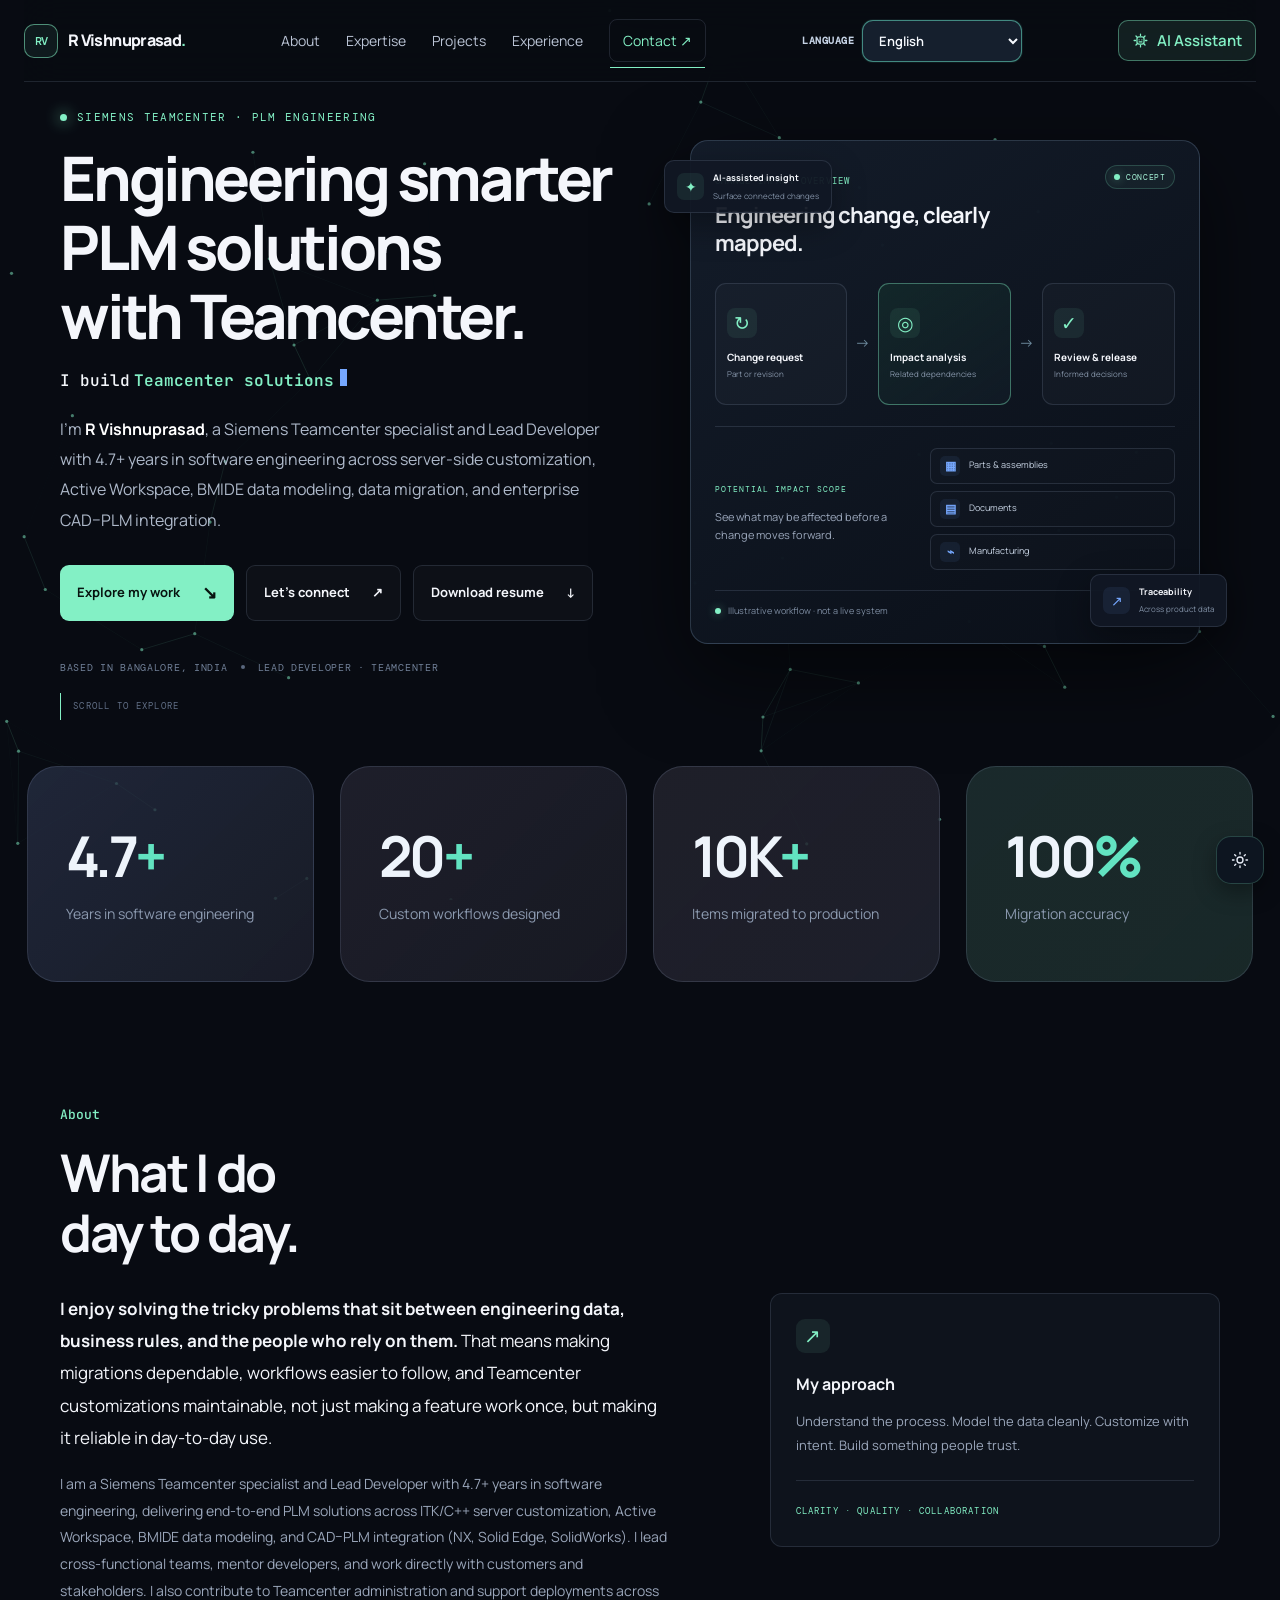
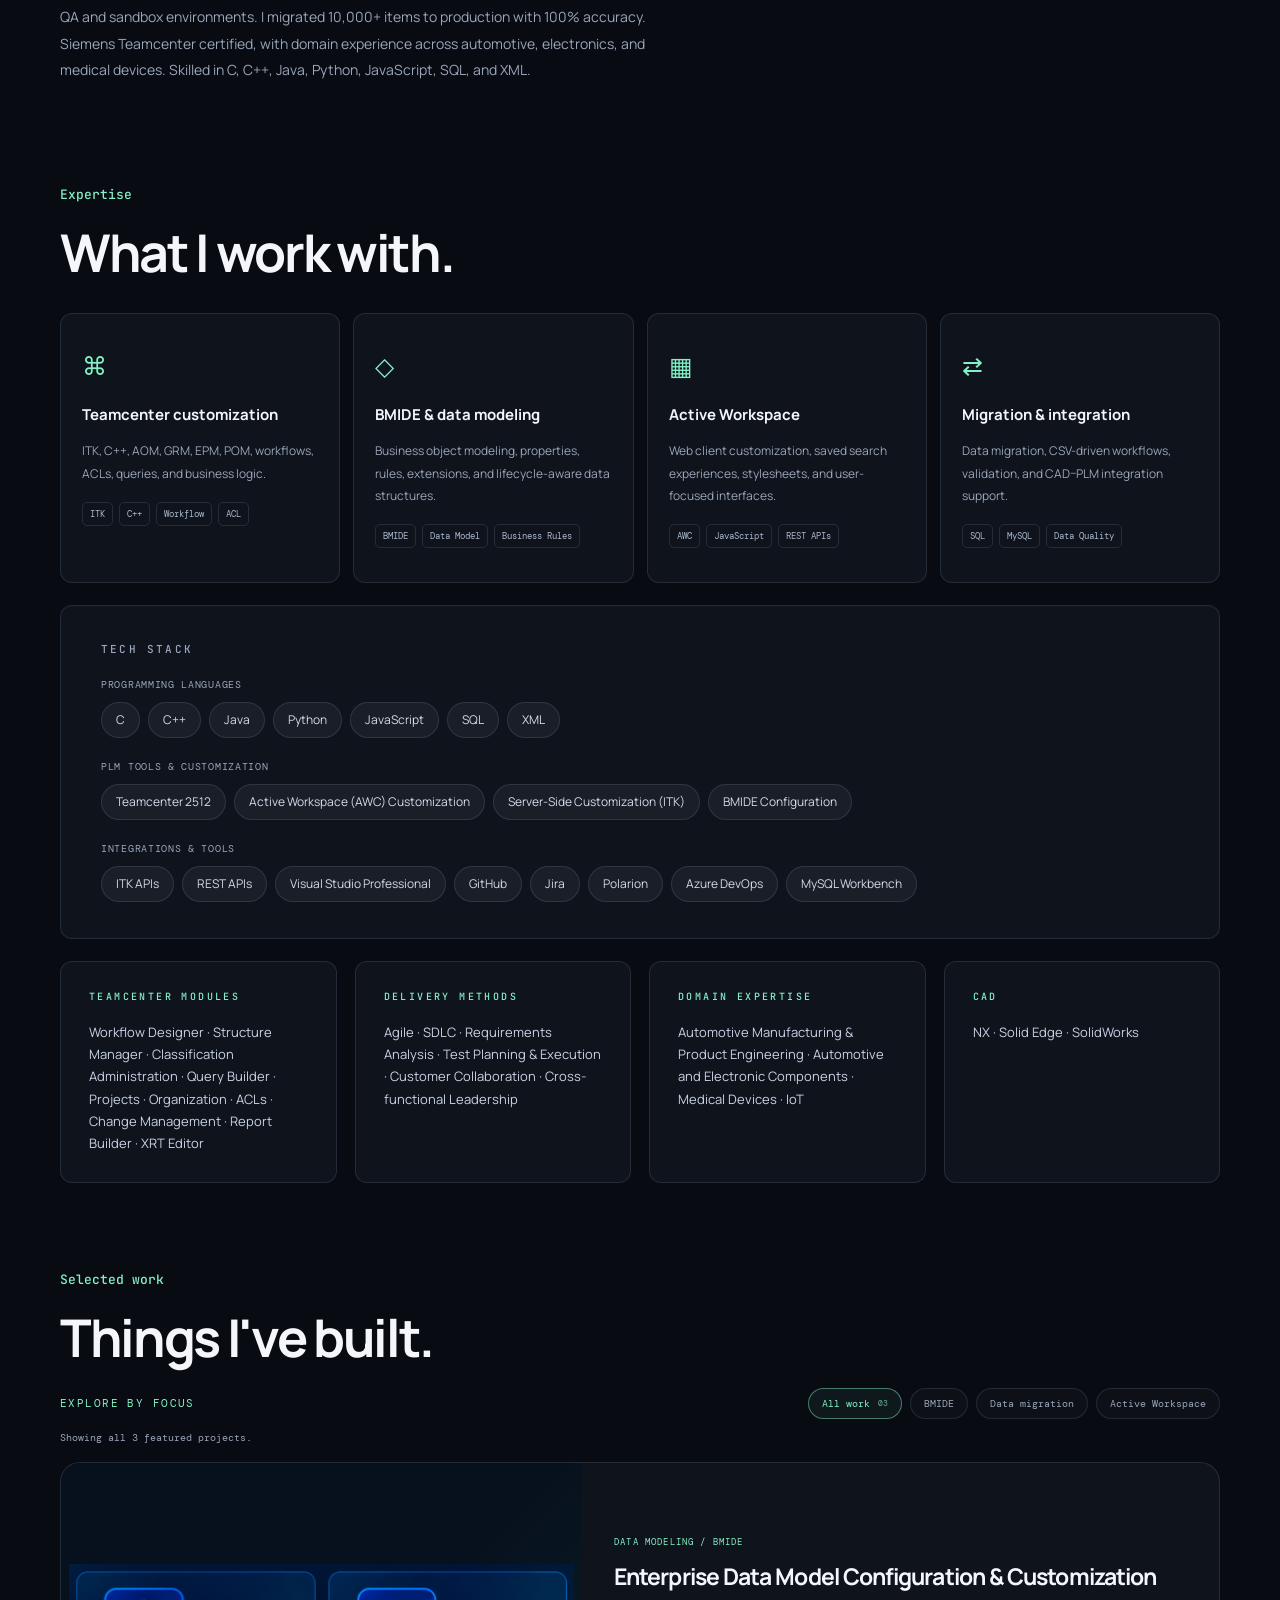
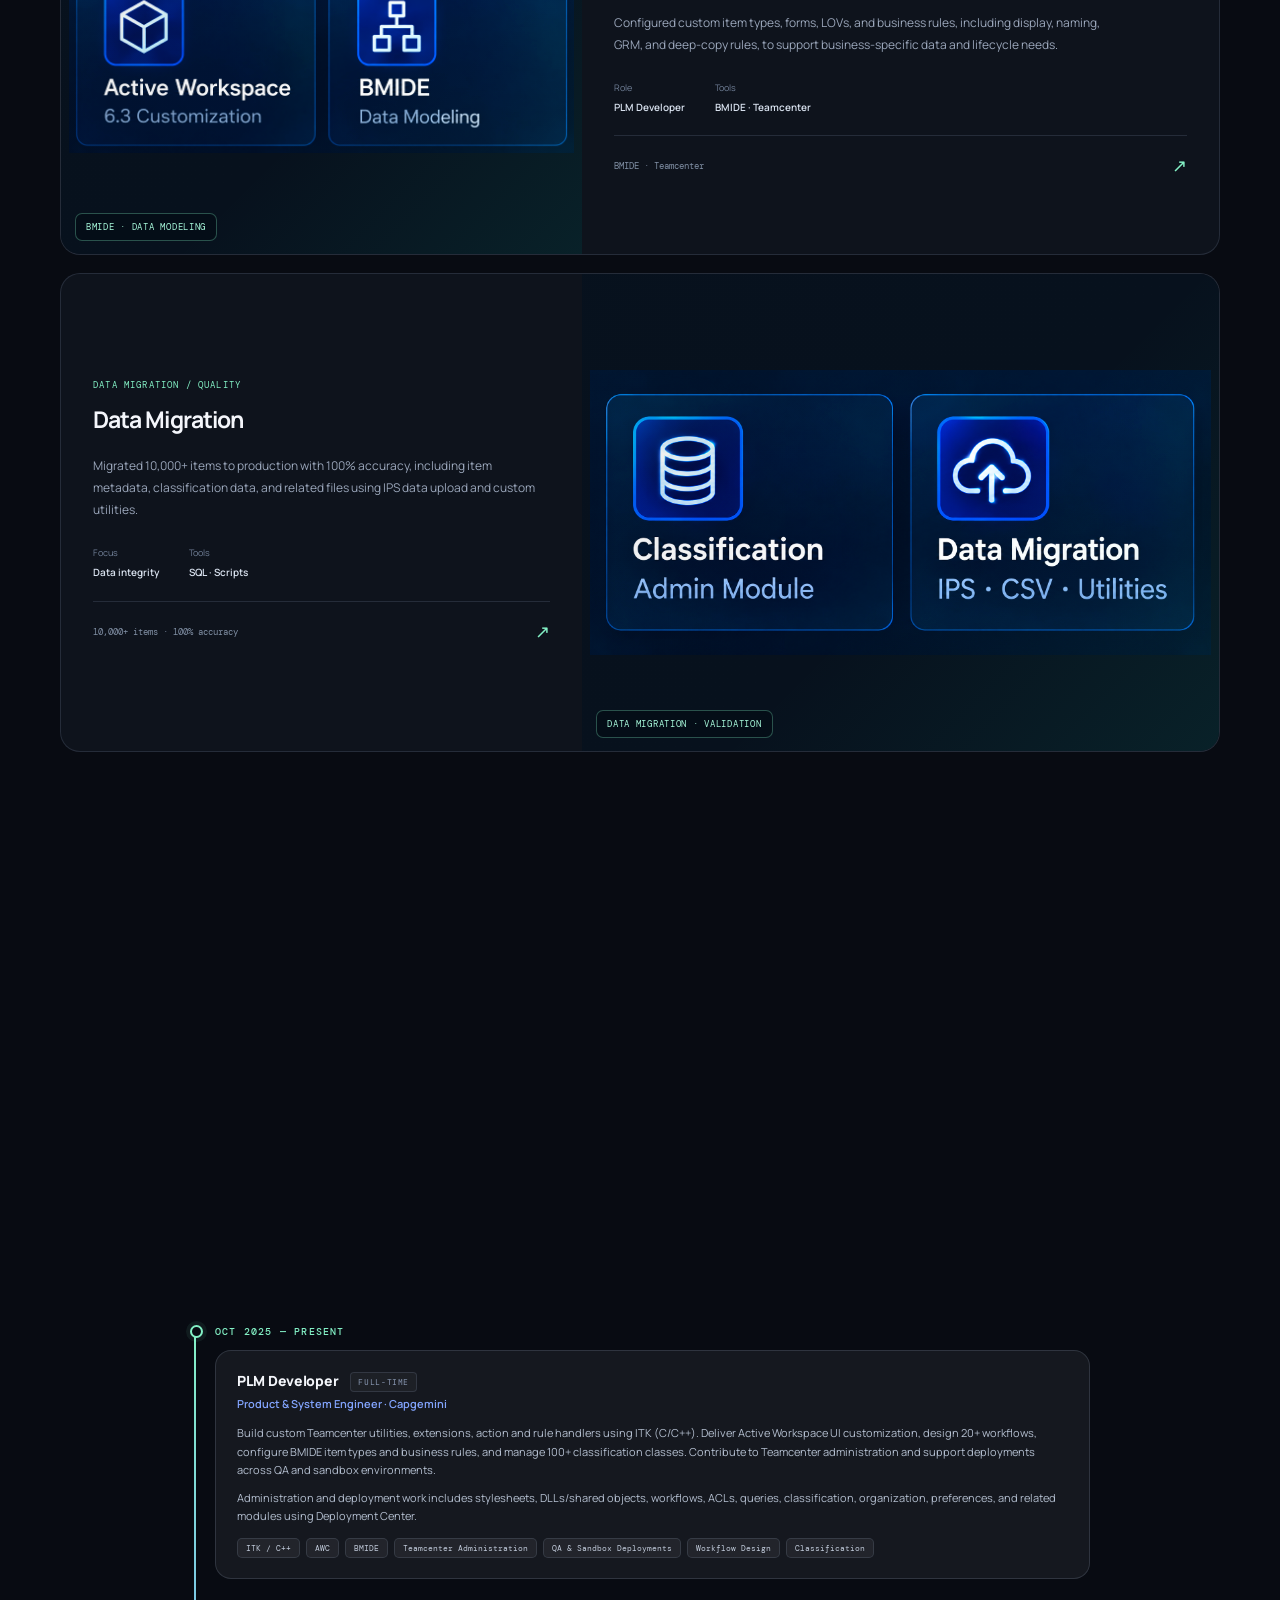
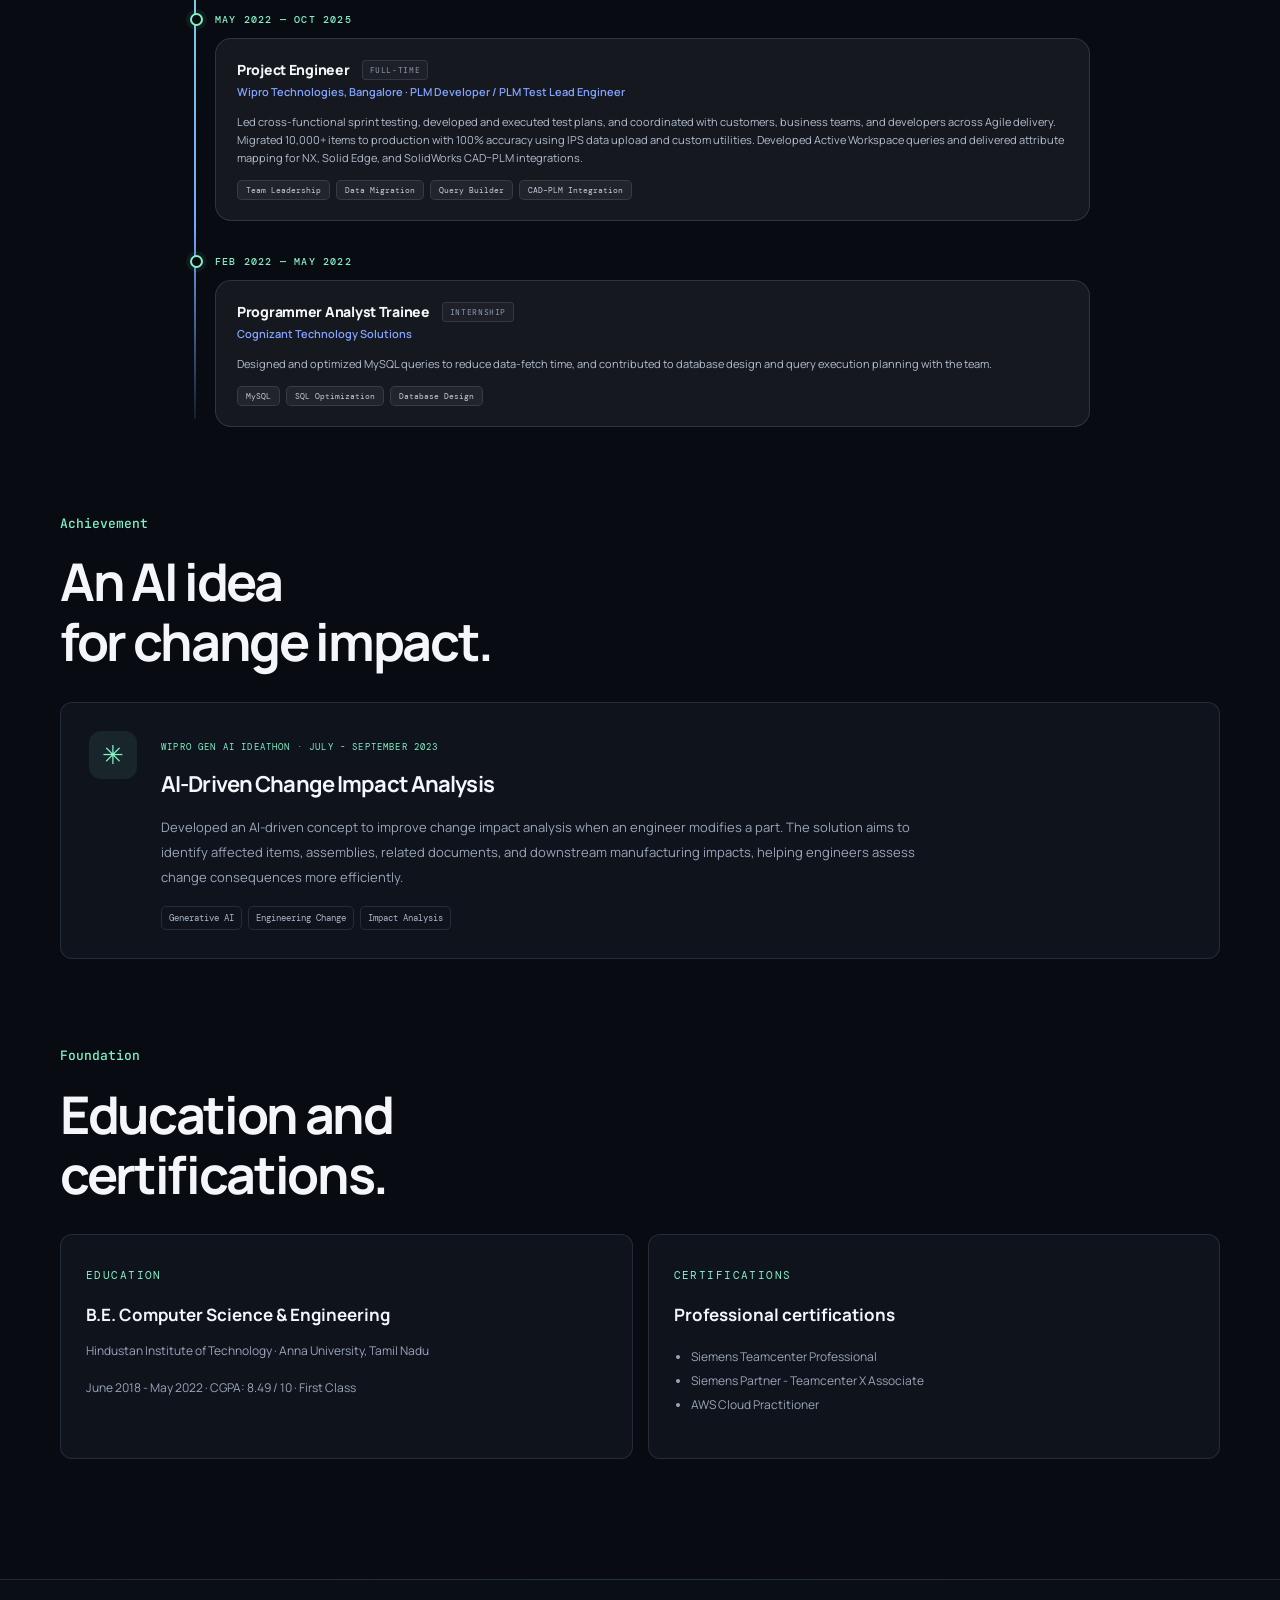
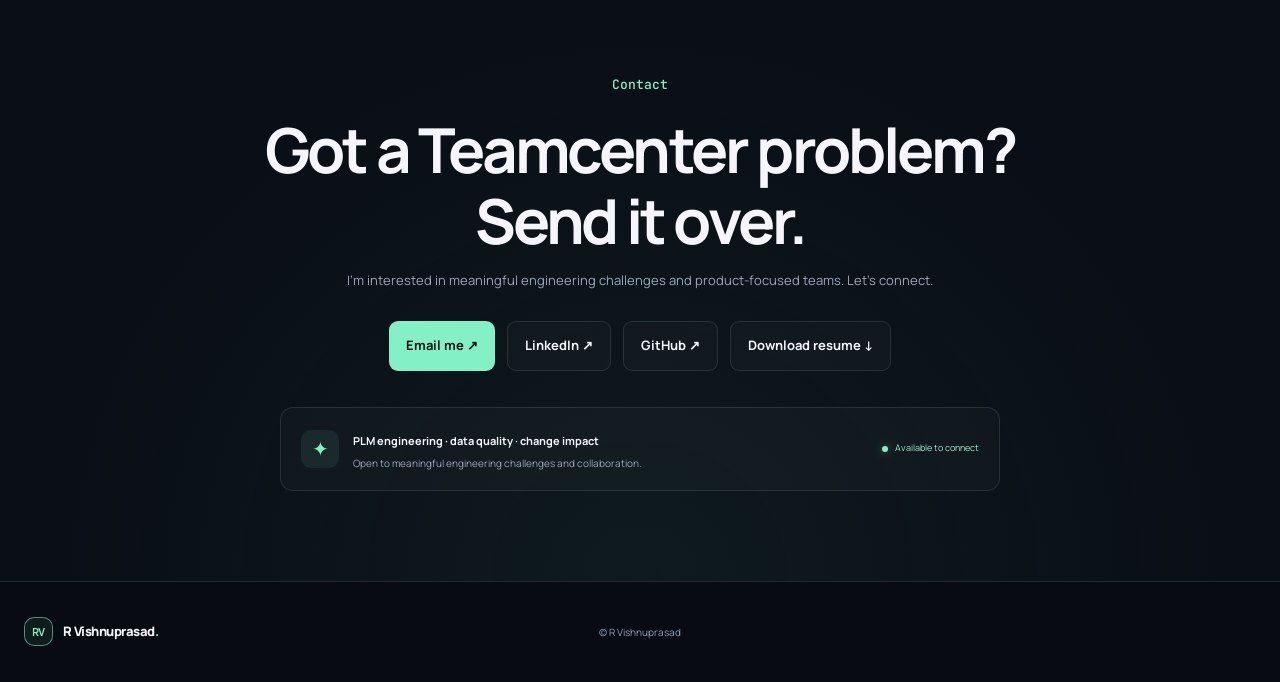
<file: index.html>
<!doctype html>
<html lang="en">
<head>
  <meta charset="utf-8">
  <meta name="viewport" content="width=device-width, initial-scale=1">
  <meta name="description" content="Portfolio of R Vishnuprasad, Siemens Teamcenter specialist and PLM Software Developer.">
  <title>R Vishnuprasad | Siemens Teamcenter & PLM Developer</title>
  <link rel="preconnect" href="https://fonts.googleapis.com">
  <link rel="preconnect" href="https://fonts.gstatic.com" crossorigin>
  <link href="https://fonts.googleapis.com/css2?family=DM+Mono:wght@400;500&family=JetBrains+Mono:wght@400;500;700&family=Manrope:wght@400;500;600;700;800&display=swap" rel="stylesheet">
  <link rel="stylesheet" href="styles.css?v=impact-visual-2">
</head>
<body>
  <div class="scroll-progress" id="scrollProgress" aria-hidden="true"></div>
  <canvas id="netBg" aria-hidden="true"></canvas>
  <div class="cursor-glow" aria-hidden="true"></div>
  <div class="ambient ambient-one"></div><div class="ambient ambient-two"></div>
  <header class="site-header">
    <a class="brand" href="#home" aria-label="Home"><span class="brand-mark">RV</span><span>R Vishnuprasad<span class="brand-dot">.</span></span></a>
    <button class="menu-toggle" id="menuToggle" aria-label="Toggle navigation" aria-expanded="false">☰</button>
    <nav id="nav">
      <a href="#about">About</a><a href="#expertise">Expertise</a><a href="#projects">Projects</a><a href="#experience">Experience</a><a href="#contact" class="nav-cta">Contact ↗</a>
    </nav>
    <label class="language-picker"><span class="language-label">Language</span><select id="languageSelect" aria-label="Choose portfolio language"><option value="en">English</option><option value="de">Deutsch</option><option value="fr">Français</option><option value="de-CH">Deutsch (Schweiz)</option><option value="en-SG">English (Singapore)</option><option value="ja">日本語</option></select></label>
    <button class="ai-assistant-trigger" id="aiAssistantOpen" type="button" aria-label="Open AI Assistant"><svg aria-hidden="true" viewBox="0 0 24 24" width="17" height="17" fill="none" stroke="currentColor" stroke-width="1.8" stroke-linecap="round" stroke-linejoin="round"><path d="M12 3v2m0 14v2M3 12h2m14 0h2M5.6 5.6 7 7m10 10 1.4 1.4m0-12.8L17 7M7 17l-1.4 1.4"/><rect x="7" y="7" width="10" height="10" rx="3"/><path d="M10 11h.01M14 11h.01M10 14h4"/></svg><span>AI Assistant</span></button>
  </header>

  <main>
    <section class="hero section-wrap" id="home">
      <div class="hero-copy">
        <div class="hero-eyebrow"><span class="status-dot"></span> SIEMENS TEAMCENTER · PLM ENGINEERING</div>
        <h1>Engineering smarter<br>PLM solutions<br>with Teamcenter.</h1>
        <p class="hero-build-line"><span class="hero-build-prefix" data-build-prefix> I build</span> <span class="hero-build-word" id="buildRole" aria-live="polite">Teamcenter solutions</span><span class="typing-caret" aria-hidden="true"></span></p>
        <p class="hero-lede">I'm <strong>R Vishnuprasad</strong>, a Siemens Teamcenter specialist and Lead Developer with 4.7+ years in software engineering across server-side customization, Active Workspace, BMIDE data modeling, data migration, and enterprise CAD–PLM integration.</p>
        <div class="hero-actions">
          <a class="button button-primary" href="#projects">Explore my work <span>↘</span></a>
          <a class="button button-secondary" href="#contact">Let's connect <span>↗</span></a>
          <a class="button button-secondary" href="R_Vishnuprasad.docx" download="R_Vishnuprasad_Resume.docx">Download resume <span>↓</span></a>
        </div>
        <div class="hero-meta"><span>Based in Bangalore, India</span><span class="meta-divider"></span><span>Lead Developer · Teamcenter</span></div>
      </div>
      <div class="hero-visual impact-visual" aria-label="Illustrative engineering change impact overview">
        <div class="impact-orbit impact-orbit-a"></div><div class="impact-orbit impact-orbit-b"></div>
        <article class="impact-panel">
          <div class="impact-panel-head"><div><span class="tiny-label" data-i18n="impactLabel">CHANGE IMPACT OVERVIEW</span><h2 data-i18n="impactTitle">Engineering change, clearly mapped.</h2></div><span class="impact-pill"><i></i><span data-i18n="conceptLabel">CONCEPT</span></span></div>
          <div class="impact-flow" aria-label="Change impact process">
            <div class="impact-step"><span class="impact-step-icon">↻</span><strong data-i18n="impactStep1">Change request</strong><small data-i18n="impactStep1Sub">Part or revision</small></div>
            <span class="impact-connector">→</span>
            <div class="impact-step active"><span class="impact-step-icon">◎</span><strong data-i18n="impactStep2">Impact analysis</strong><small data-i18n="impactStep2Sub">Related dependencies</small></div>
            <span class="impact-connector">→</span>
            <div class="impact-step"><span class="impact-step-icon">✓</span><strong data-i18n="impactStep3">Review & release</strong><small data-i18n="impactStep3Sub">Informed decisions</small></div>
          </div>
          <div class="impact-divider"></div>
          <div class="impact-bottom"><div class="impact-bottom-copy"><span class="tiny-label" data-i18n="scopeLabel">POTENTIAL IMPACT SCOPE</span><p data-i18n="scopeText">See what may be affected before a change moves forward.</p></div><div class="impact-assets"><span><b>▦</b><span data-i18n="assetParts">Parts & assemblies</span></span><span><b>▤</b><span data-i18n="assetDocs">Documents</span></span><span><b>⌁</b><span data-i18n="assetMfg">Manufacturing</span></span></div></div>
          <div class="impact-foot"><span class="impact-foot-dot"></span><span data-i18n="illustrativeLabel">Illustrative workflow · not a live system</span></div>
        </article>
        <div class="impact-float impact-float-a"><span class="impact-float-icon">✦</span><span><b data-i18n="aiAssist">AI-assisted insight</b><small data-i18n="aiAssistSub">Surface connected changes</small></span></div>
        <div class="impact-float impact-float-b"><span class="impact-float-icon blue">↗</span><span><b data-i18n="traceability">Traceability</b><small data-i18n="traceabilitySub">Across product data</small></span></div>
      </div>
      <div class="hero-scroll"><span></span> SCROLL TO EXPLORE</div>
    </section>

    <section class="stats section-wrap" aria-label="Professional highlights">
      <div class="stat stat-years"><strong><b data-count="4.7" data-dec="1">4.7</b><span>+</span></strong><small>Years in software engineering</small></div>
      <div class="stat stat-workflows"><strong><b data-count="20">20</b><span>+</span></strong><small>Custom workflows designed</small></div>
      <div class="stat stat-migration"><strong><b data-count="10" data-suffix="K">10K</b><span>+</span></strong><small>Items migrated to production</small></div>
      <div class="stat stat-accuracy"><strong><b data-count="100">100</b><span>%</span></strong><small>Migration accuracy</small></div>
    </section>

    <section class="section-wrap section-block" id="about">
      <div class="section-heading"><span class="section-index">About</span><h2>What I do<br>day to day.</h2></div>
      <div class="about-grid">
        <div class="about-lead"><p><strong>I enjoy solving the tricky problems that sit between engineering data, business rules, and the people who rely on them.</strong> That means making migrations dependable, workflows easier to follow, and Teamcenter customizations maintainable, not just making a feature work once, but making it reliable in day-to-day use.</p><p class="muted">I am a Siemens Teamcenter specialist and Lead Developer with 4.7+ years in software engineering, delivering end-to-end PLM solutions across ITK/C++ server customization, Active Workspace, BMIDE data modeling, and CAD–PLM integration (NX, Solid Edge, SolidWorks). I lead cross-functional teams, mentor developers, and work directly with customers and stakeholders. I also contribute to Teamcenter administration and support deployments across QA and sandbox environments. I migrated 10,000+ items to production with 100% accuracy. Siemens Teamcenter certified, with domain experience across automotive, electronics, and medical devices. Skilled in C, C++, Java, Python, JavaScript, SQL, and XML.</p></div>
        <div class="about-note"><div class="note-icon">↗</div><h3>My approach</h3><p>Understand the process. Model the data cleanly. Customize with intent. Build something people trust.</p><div class="note-line"></div><span class="tiny-label">CLARITY · QUALITY · COLLABORATION</span></div>
      </div>
    </section>

    <section class="section-wrap section-block" id="expertise">
      <div class="section-heading"><span class="section-index">Expertise</span><h2>What I work with.</h2></div>
      <div class="expertise-grid">
        <article class="skill-card"><div class="skill-icon">⌘</div><h3>Teamcenter customization</h3><p>ITK, C++, AOM, GRM, EPM, POM, workflows, ACLs, queries, and business logic.</p><div class="tags"><span>ITK</span><span>C++</span><span>Workflow</span><span>ACL</span></div></article>
        <article class="skill-card"><div class="skill-icon">◇</div><h3>BMIDE & data modeling</h3><p>Business object modeling, properties, rules, extensions, and lifecycle-aware data structures.</p><div class="tags"><span>BMIDE</span><span>Data Model</span><span>Business Rules</span></div></article>
        <article class="skill-card"><div class="skill-icon">▦</div><h3>Active Workspace</h3><p>Web client customization, saved search experiences, stylesheets, and user-focused interfaces.</p><div class="tags"><span>AWC</span><span>JavaScript</span><span>REST APIs</span></div></article>
        <article class="skill-card"><div class="skill-icon">⇄</div><h3>Migration & integration</h3><p>Data migration, CSV-driven workflows, validation, and CAD–PLM integration support.</p><div class="tags"><span>SQL</span><span>MySQL</span><span>Data Quality</span></div></article>
      </div>
      <div class="toolbelt">
        <span class="tiny-label">TECH STACK</span>
        <div class="tool-group"><span class="tool-group-label">Programming Languages</span><div class="tool-list"><span>C</span><span>C++</span><span>Java</span><span>Python</span><span>JavaScript</span><span>SQL</span><span>XML</span></div></div>
        <div class="tool-group"><span class="tool-group-label">PLM Tools & Customization</span><div class="tool-list"><span>Teamcenter 2512</span><span>Active Workspace (AWC) Customization</span><span>Server-Side Customization (ITK)</span><span>BMIDE Configuration</span></div></div>
        <div class="tool-group"><span class="tool-group-label">Integrations & Tools</span><div class="tool-list"><span>ITK APIs</span><span>REST APIs</span><span>Visual Studio Professional</span><span>GitHub</span><span>Jira</span><span>Polarion</span><span>Azure DevOps</span><span>MySQL Workbench</span></div></div>
      </div>
      <div class="skills-detail-grid">
        <div class="skills-detail"><span class="tiny-label">TEAMCENTER MODULES</span><p>Workflow Designer · Structure Manager · Classification Administration · Query Builder · Projects · Organization · ACLs · Change Management · Report Builder · XRT Editor</p></div>
        <div class="skills-detail"><span class="tiny-label">DELIVERY METHODS</span><p>Agile · SDLC · Requirements Analysis · Test Planning & Execution · Customer Collaboration · Cross-functional Leadership</p></div>
        <div class="skills-detail"><span class="tiny-label">DOMAIN EXPERTISE</span><p>Automotive Manufacturing & Product Engineering · Automotive and Electronic Components · Medical Devices · IoT</p></div>
        <div class="skills-detail"><span class="tiny-label">CAD</span><p>NX · Solid Edge · SolidWorks</p></div>
      </div>
    </section>

    <section class="section-wrap section-block" id="projects">
      <div class="section-heading"><span class="section-index">Selected work</span><h2>Things I've built.</h2></div>
      <div class="interaction-tools" aria-label="Filter projects">
        <span class="tiny-label">EXPLORE BY FOCUS</span>
        <div class="project-filters" role="group" aria-label="Project category filters">
          <button class="filter-chip active" type="button" data-filter="all" aria-pressed="true">All work <span>03</span></button>
          <button class="filter-chip" type="button" data-filter="bmide" aria-pressed="false">BMIDE</button>
          <button class="filter-chip" type="button" data-filter="migration" aria-pressed="false">Data migration</button>
          <button class="filter-chip" type="button" data-filter="awc" aria-pressed="false">Active Workspace</button>
        </div>
      </div>
      <p class="filter-status" id="filterStatus" aria-live="polite">Showing all 3 featured projects.</p>
      <div class="projects-list">
        <article class="project-card" data-category="bmide">
          <div class="project-visual project-visual-a project-image-stage"><img class="project-image-preview" src="teamcenter-bmide-preview.png" alt="Teamcenter BMIDE data modeling interface concept" loading="lazy"><span class="image-caption">BMIDE · DATA MODELING</span></div>
          <div class="project-content"><div class="project-type">DATA MODELING / BMIDE</div><h3>Enterprise Data Model Configuration & Customization</h3><p>Configured custom item types, forms, LOVs, and business rules, including display, naming, GRM, and deep-copy rules, to support business-specific data and lifecycle needs.</p><div class="project-details"><span>Role <b>PLM Developer</b></span><span>Tools <b>BMIDE · Teamcenter</b></span></div><div class="project-footer"><span class="project-status">BMIDE · Teamcenter</span><a href="#contact" aria-label="Ask about this project">↗</a></div></div>
        </article>
        <article class="project-card project-reverse" data-category="migration">
          <div class="project-visual project-visual-b project-image-stage"><img class="project-image-preview" src="teamcenter-migration-preview.png" alt="Teamcenter data migration and validation interface concept" loading="lazy"><span class="image-caption">DATA MIGRATION · VALIDATION</span></div>
          <div class="project-content"><div class="project-type">DATA MIGRATION / QUALITY</div><h3>Data Migration</h3><p>Migrated 10,000+ items to production with 100% accuracy, including item metadata, classification data, and related files using IPS data upload and custom utilities.</p><div class="project-details"><span>Focus <b>Data integrity</b></span><span>Tools <b>SQL · Scripts</b></span></div><div class="project-footer"><span class="project-status">10,000+ items · 100% accuracy</span><a href="#contact" aria-label="Ask about this project">↗</a></div></div>
        </article>
        <article class="project-card" data-category="awc">
          <div class="project-visual project-visual-c project-visual-awc"><img class="awc-project-image" src="teamcenter-awc-home.png" alt="Siemens Teamcenter X Active Workspace home dashboard showing folders, searches, reports, classification, and engineering tools" loading="lazy"></div>
          <div class="project-content"><div class="project-type">USER EXPERIENCE / AWC</div><h3>Active Workspace Customization</h3><p>Delivered Active Workspace customization across icons, workspaces, custom commands, actions, and stylesheets, and developed custom queries to improve access to engineering data.</p><div class="project-details"><span>Focus <b>Usability</b></span><span>Tools <b>XRT Editor· Panel Builder · Command Builder · AWC · JavaScript</b></span></div><div class="project-footer"><span class="project-status">AWC · Query Builder</span><a href="#contact" aria-label="Ask about this project">↗</a></div></div>
        </article>
      </div>
    </section>

    <section class="section-wrap section-block" id="experience">
      <div class="section-heading"><h2>Professional Experience</h2></div>
      <div class="timeline">
        <div class="timeline-item"><div class="timeline-date">OCT 2025 — PRESENT</div><div class="timeline-marker"></div><div class="timeline-body"><div class="timeline-top"><h3>PLM Developer</h3><span class="timeline-type">FULL-TIME</span></div><h4>Product & System Engineer · Capgemini</h4><p>Build custom Teamcenter utilities, extensions, action and rule handlers using ITK (C/C++). Deliver Active Workspace UI customization, design 20+ workflows, configure BMIDE item types and business rules, and manage 100+ classification classes. Contribute to Teamcenter administration and support deployments across QA and sandbox environments.</p><p>Administration and deployment work includes stylesheets, DLLs/shared objects, workflows, ACLs, queries, classification, organization, preferences, and related modules using Deployment Center.</p><div class="tags"><span>ITK / C++</span><span>AWC</span><span>BMIDE</span><span>Teamcenter Administration</span><span>QA & Sandbox Deployments</span><span>Workflow Design</span><span>Classification</span></div></div></div>
        <div class="timeline-item"><div class="timeline-date">MAY 2022 — OCT 2025</div><div class="timeline-marker"></div><div class="timeline-body"><div class="timeline-top"><h3>Project Engineer</h3><span class="timeline-type">FULL-TIME</span></div><h4>Wipro Technologies, Bangalore · PLM Developer / PLM Test Lead Engineer</h4><p>Led cross-functional sprint testing, developed and executed test plans, and coordinated with customers, business teams, and developers across Agile delivery. Migrated 10,000+ items to production with 100% accuracy using IPS data upload and custom utilities. Developed Active Workspace queries and delivered attribute mapping for NX, Solid Edge, and SolidWorks CAD–PLM integrations.</p><div class="tags"><span>Team Leadership</span><span>Data Migration</span><span>Query Builder</span><span>CAD–PLM Integration</span></div></div></div>
        <div class="timeline-item"><div class="timeline-date">FEB 2022 — MAY 2022</div><div class="timeline-marker"></div><div class="timeline-body"><div class="timeline-top"><h3>Programmer Analyst Trainee</h3><span class="timeline-type">INTERNSHIP</span></div><h4>Cognizant Technology Solutions</h4><p>Designed and optimized MySQL queries to reduce data-fetch time, and contributed to database design and query execution planning with the team.</p><div class="tags"><span>MySQL</span><span>SQL Optimization</span><span>Database Design</span></div></div></div>
      </div>
    </section>

    <section class="section-wrap section-block" id="achievement">
      <div class="section-heading"><span class="section-index">Achievement</span><h2>An AI idea<br>for change impact.</h2></div>
      <article class="achievement-card">
        <div class="achievement-mark">✳</div>
        <div class="achievement-content"><span class="project-type">WIPRO GEN AI IDEATHON · JULY - SEPTEMBER 2023</span><h3>AI-Driven Change Impact Analysis</h3><p>Developed an AI-driven concept to improve change impact analysis when an engineer modifies a part. The solution aims to identify affected items, assemblies, related documents, and downstream manufacturing impacts, helping engineers assess change consequences more efficiently.</p><div class="tags"><span>Generative AI</span><span>Engineering Change</span><span>Impact Analysis</span></div></div>
      </article>
    </section>

    <section class="section-wrap section-block education-block">
      <div class="section-heading"><span class="section-index">Foundation</span><h2>Education and<br>certifications.</h2></div>
      <div class="education-grid">
        <div class="education-card"><span class="tiny-label">EDUCATION</span><h3>B.E. Computer Science & Engineering</h3><p>Hindustan Institute of Technology · Anna University, Tamil Nadu</p><small>June 2018 - May 2022 · CGPA: 8.49 / 10 · First Class</small></div>
        <div class="education-card"><span class="tiny-label">CERTIFICATIONS</span><h3>Professional certifications</h3><ul><li>Siemens Teamcenter Professional</li><li>Siemens Partner - Teamcenter X Associate</li><li>AWS Cloud Practitioner</li></ul></div>
      </div>
    </section>

    <section class="contact-section" id="contact"><div class="contact-inner section-wrap"><span class="section-index">Contact</span><h2>Got a Teamcenter problem?<br>Send it over.</h2><p>I'm interested in meaningful engineering challenges and product-focused teams. Let's connect.</p><div class="contact-actions"><a class="button button-primary" id="emailLink" href="https://mail.google.com/mail/?view=cm&amp;fs=1&amp;to=rvishnuprasad310%40gmail.com" target="_blank" rel="noopener noreferrer">Email me ↗</a><a class="button button-secondary" id="linkedinLink" href="https://www.linkedin.com/" target="_blank" rel="noreferrer">LinkedIn ↗</a><a class="button button-secondary" id="githubLink" href="./github.html">GitHub ↗</a><a class="button button-secondary" href="R_Vishnuprasad.docx" download="R_Vishnuprasad_Resume.docx">Download resume ↓</a></div><div class="contact-proof"><span class="contact-proof-mark">✦</span><div><strong>PLM engineering · data quality · change impact</strong><p>Open to meaningful engineering challenges and collaboration.</p></div><span class="contact-proof-status"><i></i> Available to connect</span></div></div></section>
  </main>
  <footer class="site-footer"><a class="brand" href="#home"><span class="brand-mark">RV</span><span>R Vishnuprasad<span class="brand-dot">.</span></span></a><span>© R Vishnuprasad</span></footer>
  <section class="profile-ai" id="profileAI" hidden role="dialog" aria-modal="true" aria-labelledby="profileAITitle">
    <div class="profile-ai-panel">
      <header class="profile-ai-header"><div class="profile-ai-avatar" aria-hidden="true">✦</div><div><strong id="profileAITitle">AI Assistant</strong><small>Ask about skills, projects, or experience</small></div><button type="button" class="profile-ai-close" id="profileAIClose" aria-label="Close assistant">×</button></header>
      <div class="profile-ai-messages" id="profileAIMessages" aria-live="polite"><div class="profile-ai-message assistant">Hi! I can answer simple questions about Vishnuprasad’s experience, Teamcenter skills, projects, education, and certifications.</div></div>
      <div class="profile-ai-suggestions"><button type="button" data-ai-question="What are his main skills?">Main skills</button><button type="button" data-ai-question="Tell me about his experience">Experience</button><button type="button" data-ai-question="What projects has he worked on?">Projects</button></div>
      <form class="profile-ai-form" id="profileAIForm"><input id="profileAIInput" type="text" maxlength="240" placeholder="Ask a question about this profile…" autocomplete="off" aria-label="Ask a question about this profile" required><button type="submit" aria-label="Send question"><svg viewBox="0 0 24 24" width="18" height="18" fill="none" stroke="currentColor" stroke-width="2" stroke-linecap="round" stroke-linejoin="round"><path d="M22 2 11 13"/><path d="m22 2-7 20-4-9-9-4Z"/></svg></button></form>
    </div>
  </section>
  <div class="floating-controls" aria-label="Page controls">
    <button class="back-to-top icon-control" id="backToTop" type="button" aria-label="Back to top" title="Back to top">
      <svg aria-hidden="true" viewBox="0 0 24 24" width="20" height="20" fill="none" stroke="currentColor" stroke-width="2" stroke-linecap="round" stroke-linejoin="round"><path d="M12 19V5M6 11l6-6 6 6"/></svg>
    </button>
    <button class="icon-control" id="themeToggle" type="button" aria-label="Switch to light mode" title="Switch theme" aria-pressed="false">
      <svg class="theme-sun" aria-hidden="true" viewBox="0 0 24 24" width="19" height="19" fill="none" stroke="currentColor" stroke-width="1.8" stroke-linecap="round"><circle cx="12" cy="12" r="4"/><path d="M12 2v2m0 16v2M4.93 4.93l1.42 1.42m11.3 11.3 1.42 1.42M2 12h2m16 0h2M4.93 19.07l1.42-1.42m11.3-11.3 1.42-1.42"/></svg>
      <svg class="theme-moon" aria-hidden="true" viewBox="0 0 24 24" width="19" height="19" fill="none" stroke="currentColor" stroke-width="1.8" stroke-linecap="round" stroke-linejoin="round"><path d="M20.9 13A9 9 0 0 1 11 3.1 9 9 0 1 0 20.9 13Z"/></svg>
    </button>
  </div>
  <script src="script.js?v=ai-suggestions-fix-6"></script>
  <script src="languages.js?v=ai-suggestions-fix-6"></script>
</body>
</html>
</file>
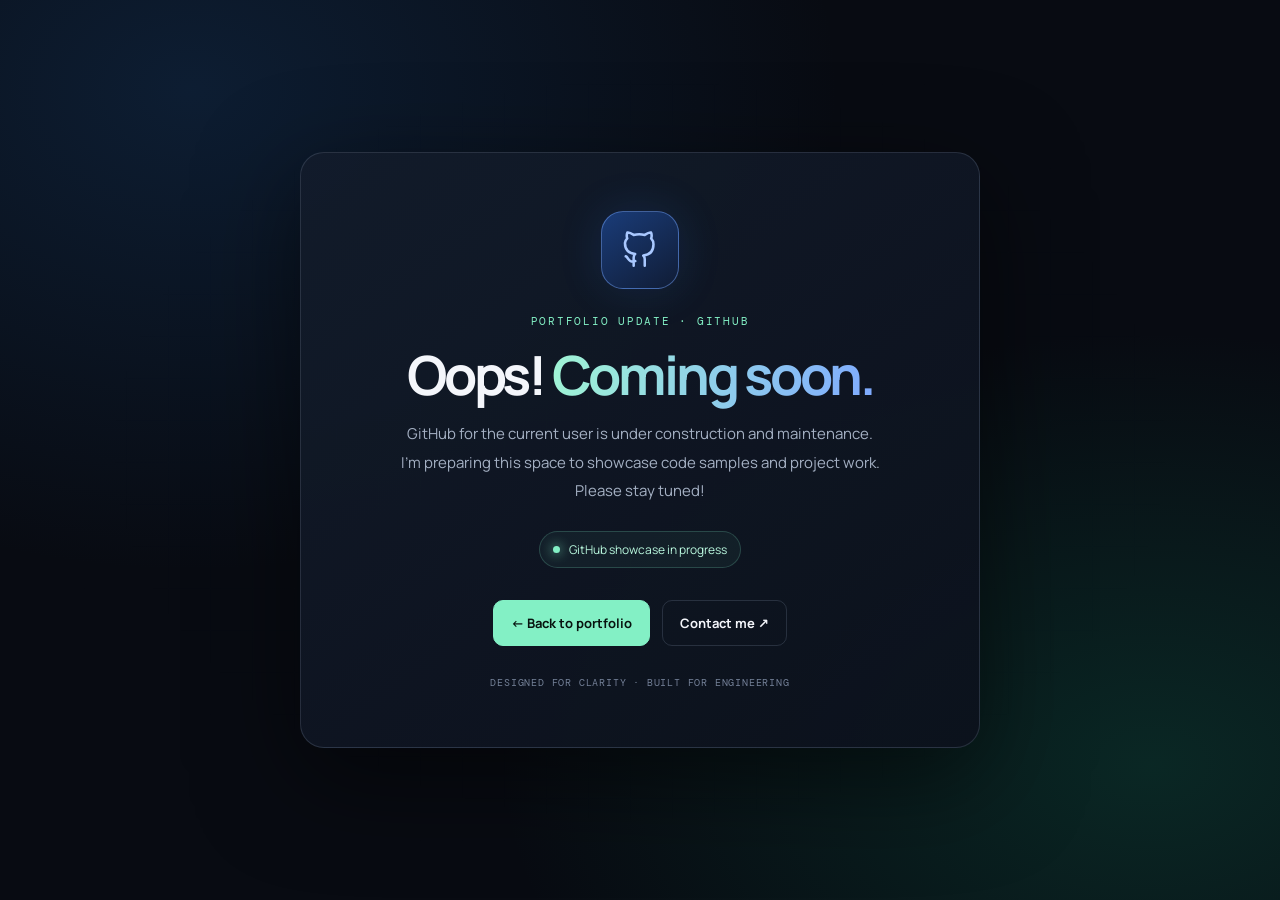
<file: github.html>
<!doctype html>
<html lang="en">
<head>
  <meta charset="utf-8">
  <meta name="viewport" content="width=device-width, initial-scale=1">
  <meta name="theme-color" content="#080b12">
  <title>GitHub | Coming Soon — R Vishnuprasad</title>
  <link rel="preconnect" href="https://fonts.googleapis.com">
  <link rel="preconnect" href="https://fonts.gstatic.com" crossorigin>
  <link href="https://fonts.googleapis.com/css2?family=DM+Mono:wght@400;500&family=Manrope:wght@400;500;600;700;800&display=swap" rel="stylesheet">
  <style>
    :root{color-scheme:dark;--bg:#080b12;--panel:#101521;--text:#f4f6fb;--muted:#a4b0c3;--line:rgba(177,196,230,.16);--accent:#83f0c5;--blue:#76a8ff}
    *{box-sizing:border-box}body{margin:0;min-height:100vh;display:grid;place-items:center;overflow:hidden;padding:24px;background:radial-gradient(ellipse at 15% 10%,#17427355,transparent 42%),radial-gradient(ellipse at 90% 85%,#0f755744,transparent 40%),var(--bg);color:var(--text);font-family:Manrope,system-ui,sans-serif}
    .grid{position:fixed;inset:0;pointer-events:none;opacity:.22;background-image:linear-gradient(#91b9ef14 1px,transparent 1px),linear-gradient(90deg,#91b9ef14 1px,transparent 1px);background-size:42px 42px;mask-image:radial-gradient(ellipse at center,#000,transparent 75%)}
    .card{position:relative;width:min(680px,100%);padding:clamp(28px,6vw,58px);border:1px solid var(--line);border-radius:24px;background:linear-gradient(145deg,#131c2bed,#0c111ced);box-shadow:0 30px 100px #0008;text-align:center;animation:rise .65s cubic-bezier(.2,.8,.2,1) both}
    .icon{width:78px;height:78px;margin:0 auto 25px;border:1px solid #76a8ff77;border-radius:22px;display:grid;place-items:center;background:linear-gradient(145deg,#1a3c79,#101c35);color:#a9c8ff;box-shadow:0 0 45px #347fff24}
    .eyebrow{font:11px 'DM Mono',monospace;letter-spacing:.16em;color:var(--accent);text-transform:uppercase}
    h1{font-size:clamp(34px,6vw,54px);line-height:1.08;letter-spacing:-.06em;margin:17px 0}
    h1 span{background:linear-gradient(100deg,#a0f5d4,#7faaff);background-clip:text;-webkit-background-clip:text;color:transparent}
    p{max-width:485px;margin:0 auto;color:var(--muted);font-size:15px;line-height:1.9}
    .status{display:inline-flex;align-items:center;gap:9px;margin-top:25px;padding:9px 13px;border:1px solid #83f0c533;border-radius:999px;background:#83f0c50c;color:#baf9df;font-size:12px}
    .dot{width:7px;height:7px;border-radius:50%;background:var(--accent);box-shadow:0 0 12px var(--accent);animation:pulse 1.8s infinite}
    .actions{margin-top:32px;display:flex;justify-content:center;gap:12px;flex-wrap:wrap}
    a{display:inline-flex;align-items:center;gap:10px;padding:13px 17px;border-radius:10px;border:1px solid var(--line);color:var(--text);text-decoration:none;font-weight:700;font-size:13px;transition:transform .2s,border-color .2s,background .2s}
    a.primary{background:var(--accent);border-color:var(--accent);color:#07130f}a:hover{transform:translateY(-3px);border-color:#83f0c5aa}a.primary:hover{background:#a0f5d4}
    .foot{margin-top:30px;font:10px 'DM Mono',monospace;letter-spacing:.08em;color:#748198}
    @keyframes rise{from{opacity:0;transform:translateY(16px)}to{opacity:1;transform:translateY(0)}}@keyframes pulse{50%{opacity:.45;transform:scale(.8)}}
    @media(prefers-reduced-motion:reduce){*,*::before,*::after{animation:none!important;transition:none!important}}
  </style>
</head>
<body>
  <div class="grid" aria-hidden="true"></div>
  <main class="card">
    <div class="icon" aria-hidden="true">
      <svg width="38" height="38" viewBox="0 0 24 24" fill="none" stroke="currentColor" stroke-width="1.6" stroke-linecap="round" stroke-linejoin="round"><path d="M9 19c-4.3 1.4-4.3-2.5-6-3m12 6v-3.87a3.37 3.37 0 0 0-.94-2.61c3.14-.35 6.44-1.54 6.44-7A5.44 5.44 0 0 0 19.05 4.7 5.07 5.07 0 0 0 18.96 1S17.73.65 15 2.48a13.38 13.38 0 0 0-7 0C5.27.65 4.04 1 4.04 1a5.07 5.07 0 0 0-.09 3.7A5.44 5.44 0 0 0 2.5 7.52c0 5.42 3.3 6.61 6.44 7A3.37 3.37 0 0 0 8 17.13V22"/></svg>
    </div>
    <div class="eyebrow">Portfolio update · GitHub</div>
    <h1>Oops! <span>Coming soon.</span></h1>
    <p>GitHub for the current user is under construction and maintenance. I’m preparing this space to showcase code samples and project work. Please stay tuned!</p>
    <div class="status"><span class="dot"></span> GitHub showcase in progress</div>
    <div class="actions"><a class="primary" href="index.html#home">← Back to portfolio</a><a href="index.html#contact">Contact me ↗</a></div>
    <div class="foot">DESIGNED FOR CLARITY · BUILT FOR ENGINEERING</div>
  </main>
</body>
</html>
</file>
<file: styles.css>
:root{--bg:#080b12;--panel:#101521;--panel2:#131a28;--text:#f4f6fb;--muted:#9aa6ba;--line:rgba(177,196,230,.14);--accent:#83f0c5;--blue:#76a8ff;--font:'Manrope',sans-serif;--mono:'DM Mono',monospace}*{box-sizing:border-box}html{scroll-behavior:smooth;scroll-padding-top:90px}body{margin:0;background:var(--bg);color:var(--text);font-family:var(--font);line-height:1.65;overflow-x:hidden}a{color:inherit;text-decoration:none}.ambient{position:absolute;width:480px;height:480px;border-radius:50%;filter:blur(110px);opacity:.12;pointer-events:none}.ambient-one{background:#1f83ff;top:100px;right:-180px}.ambient-two{background:#32e6a2;top:900px;left:-260px}.section-wrap{width:min(1160px,calc(100% - 48px));margin:0 auto}.site-header{height:82px;width:min(1280px,calc(100% - 48px));margin:auto;display:flex;align-items:center;justify-content:space-between;border-bottom:1px solid var(--line);position:relative;z-index:5}.brand{display:flex;align-items:center;gap:10px;font-weight:800;letter-spacing:-.04em}.brand-mark{width:34px;height:34px;border:1px solid rgba(131,240,197,.55);border-radius:10px;display:grid;place-items:center;font:500 12px var(--mono);color:var(--accent);background:rgba(131,240,197,.07)}.brand-dot{color:var(--accent)}nav{display:flex;gap:32px;align-items:center;color:#bac4d5;font-size:13px}nav a:hover,.site-footer a:hover{color:var(--accent)}.nav-cta{border:1px solid var(--line);padding:9px 14px;border-radius:8px;color:var(--text)}.menu-toggle{display:none;background:none;border:1px solid var(--line);color:white;padding:8px 12px;border-radius:8px}.hero{min-height:680px;display:grid;grid-template-columns:1.05fr .95fr;align-items:center;position:relative;padding-top:42px;padding-bottom:90px}.hero-copy{position:relative;z-index:2}.eyebrow,.section-index,.tiny-label,.project-type,.timeline-date,.timeline-type{font:11px var(--mono);letter-spacing:.13em;color:var(--accent)}.eyebrow{display:flex;align-items:center;gap:10px}.status-dot{width:7px;height:7px;background:var(--accent);border-radius:50%;box-shadow:0 0 15px var(--accent)}h1{font-size:clamp(48px,6vw,78px);line-height:1.08;letter-spacing:-.075em;margin:24px 0}.gradient-text{background:linear-gradient(100deg,#a0f5d4 10%,#7faaff 90%);color:transparent;background-clip:text;-webkit-background-clip:text}.hero-lede{max-width:560px;color:#aeb9ca;font-size:16px;line-height:1.9}.hero-lede strong{color:#fff}.hero-actions,.contact-actions{display:flex;gap:12px;flex-wrap:wrap;margin-top:30px}.button{display:inline-flex;gap:22px;align-items:center;padding:13px 17px;border-radius:9px;font-size:13px;font-weight:700;transition:transform .2s,border-color .2s}.button:hover{transform:translateY(-2px)}.button-primary{background:var(--accent);color:#07130f}.button-primary span{font-size:18px}.button-secondary{border:1px solid var(--line);background:rgba(255,255,255,.025)}.button-secondary:hover{border-color:rgba(131,240,197,.5)}.hero-meta{display:flex;align-items:center;gap:13px;margin-top:40px;color:#718098;font:10px var(--mono);text-transform:uppercase;letter-spacing:.07em;flex-wrap:wrap}.meta-divider{width:4px;height:4px;background:#59677e;border-radius:50%}.hero-visual{height:480px;position:relative;display:grid;place-items:center}.visual-grid{position:absolute;inset:12%;background-image:linear-gradient(rgba(140,170,220,.07) 1px,transparent 1px),linear-gradient(90deg,rgba(140,170,220,.07) 1px,transparent 1px);background-size:26px 26px;mask-image:radial-gradient(ellipse,black,transparent 70%)}.orbit{position:absolute;border:1px solid rgba(131,240,197,.15);border-radius:50%;transform:rotate(-25deg)}.orbit-a{width:360px;height:230px}.orbit-b{width:420px;height:285px;transform:rotate(35deg);border-color:rgba(118,168,255,.2)}.orbit-c{width:310px;height:310px;border-style:dashed;border-color:rgba(131,240,197,.12)}.core-card{z-index:1;width:270px;padding:19px;border:1px solid rgba(157,190,226,.25);border-radius:16px;background:linear-gradient(145deg,rgba(24,34,51,.96),rgba(11,16,26,.96));box-shadow:0 28px 80px #0008}.core-top{display:flex;justify-content:space-between;align-items:center}.core-top .tiny-label{font-size:8px;color:#8493aa}.live-pill{font:8px var(--mono);color:var(--accent);background:#83f0c512;border:1px solid #83f0c533;padding:4px 6px;border-radius:4px}.core-symbol{height:160px;display:flex;align-items:center;justify-content:center;gap:8px;position:relative}.symbol-line{width:29px;height:75px;border:1px solid #83f0c566;border-radius:6px;transform:skewY(-22deg);background:linear-gradient(180deg,#83f0c51c,transparent)}.symbol-line:nth-child(2),.symbol-line:nth-child(4){height:105px;border-color:#76a8ff66}.symbol-node{position:absolute;display:grid;place-items:center;width:54px;height:54px;border-radius:50%;border:1px solid var(--accent);background:#101c25;box-shadow:0 0 36px #83f0c522;font:18px var(--mono);color:var(--accent)}.core-caption{display:flex;flex-direction:column;gap:4px;border-top:1px solid var(--line);padding-top:14px}.core-caption strong{font-size:12px}.core-caption span{font-size:10px;color:var(--muted)}.float-chip{position:absolute;z-index:2;display:flex;align-items:center;gap:10px;padding:10px 12px;border:1px solid var(--line);border-radius:10px;background:#111824ed;box-shadow:0 10px 30px #0004}.float-chip b,.float-chip small{display:block}.float-chip b{font-size:10px}.float-chip small{font-size:9px;color:#8190a5;margin-top:2px}.chip-icon{width:29px;height:29px;border-radius:7px;display:grid;place-items:center;background:#83f0c512;color:var(--accent);font-size:17px}.chip-one{top:72px;left:4px}.chip-two{top:145px;right:-8px}.chip-three{bottom:72px;left:0}.hero-scroll{position:absolute;bottom:28px;left:0;display:flex;align-items:center;gap:12px;font:9px var(--mono);letter-spacing:.14em;color:#627087}.hero-scroll span{height:27px;width:1px;background:var(--accent)}.stats{border-top:1px solid var(--line);border-bottom:1px solid var(--line);display:grid;grid-template-columns:repeat(3,1fr) 1.2fr;padding:27px 0;gap:20px;align-items:center}.stat{display:flex;flex-direction:column;gap:2px}.stat strong{font-size:30px;letter-spacing:-.06em}.stat strong span{color:var(--accent)}.stat small{color:var(--muted);font-size:11px}.stat-note{font-size:10px;color:#68768d;line-height:1.6}.section-block{padding-top:125px}.section-heading{margin-bottom:42px}.section-heading h2,.contact-inner h2{font-size:clamp(34px,4.2vw,52px);letter-spacing:-.065em;line-height:1.15;margin:17px 0 0}.about-grid{display:grid;grid-template-columns:1.15fr .85fr;gap:100px}.about-lead p{font-size:17px;line-height:1.9;margin-top:0}.muted{color:var(--muted)!important;font-size:14px!important}.about-note{padding:25px;border:1px solid var(--line);border-radius:14px;background:linear-gradient(140deg,#121a28,#0c1019)}.note-icon{width:34px;height:34px;display:grid;place-items:center;border-radius:9px;background:#83f0c515;color:var(--accent);font-size:20px}.about-note h3{font-size:16px;margin:18px 0 8px}.about-note p{color:var(--muted);font-size:13px;line-height:1.8}.note-line{height:1px;background:var(--line);margin:23px 0 14px}.about-note .tiny-label{font-size:9px}.expertise-grid{display:grid;grid-template-columns:repeat(4,1fr);gap:13px}.skill-card{min-height:270px;padding:21px;border:1px solid var(--line);border-radius:13px;background:linear-gradient(150deg,#111824,#0c1018);position:relative;overflow:hidden}.skill-number{position:absolute;right:17px;top:16px;font:10px var(--mono);color:#53627a}.skill-icon{font-size:25px;color:var(--accent);margin:10px 0 18px}.skill-card h3{font-size:15px;line-height:1.4}.skill-card p,.project-content>p{font-size:12px;line-height:1.85;color:var(--muted)}.tags{display:flex;gap:6px;flex-wrap:wrap;margin-top:17px}.tags span{font:9px var(--mono);padding:5px 7px;border:1px solid var(--line);border-radius:5px;color:#aab8cb}.toolbelt{display:flex;gap:28px;align-items:flex-start;padding:26px 0;border-top:1px solid var(--line);border-bottom:1px solid var(--line);margin-top:24px}.toolbelt>.tiny-label{white-space:nowrap;padding-top:5px}.tool-list{display:flex;gap:9px;flex-wrap:wrap}.tool-list span{font-size:10px;color:#aeb9ca;background:#ffffff06;border:1px solid var(--line);border-radius:6px;padding:6px 9px}.section-intro{max-width:650px;color:var(--muted);font-size:13px;line-height:1.8;margin:-22px 0 30px}.projects-list{display:flex;flex-direction:column;gap:18px}.project-card{display:grid;grid-template-columns:.9fr 1.1fr;min-height:300px;border:1px solid var(--line);border-radius:15px;overflow:hidden;background:#0e131e}.project-reverse .project-visual{order:2}.project-reverse .project-content{order:1}.project-visual{display:grid;place-items:center;min-height:280px;position:relative;overflow:hidden;background:radial-gradient(ellipse at 50% 40%,#20364a 0,transparent 70%),#0b1019}.project-visual-b{background:radial-gradient(ellipse at 50% 50%,#1d3a39 0,transparent 70%),#0b1019}.project-visual-c{background:radial-gradient(ellipse at 50% 50%,#29304c 0,transparent 70%),#0b1019}.mini-window{position:relative;width:77%;height:190px;border:1px solid #9bb4d12e;border-radius:9px;background:#101a27;box-shadow:0 15px 45px #0006;overflow:hidden}.window-bar{height:27px;background:#182536;border-bottom:1px solid #ffffff12;display:flex;align-items:center;gap:5px;padding:0 9px}.window-bar i{width:5px;height:5px;border-radius:50%;background:#71839c}.window-bar span{margin-left:8px;font:8px var(--mono);color:#91a3bb}.code-lines{padding:17px 12px;display:flex;flex-direction:column;gap:10px;width:55%}.code-lines b{height:4px;border-radius:3px;background:#83f0c55c;width:90%}.code-lines b:nth-child(2){width:67%;background:#76a8ff80}.code-lines b:nth-child(3){width:80%}.code-lines b:nth-child(4){width:45%}.code-lines b:nth-child(5){width:72%;background:#76a8ff80}.code-lines b:nth-child(6){width:55%}.model-node{position:absolute;right:10%;width:78px;padding:8px 5px;text-align:center;border:1px solid #83f0c56b;border-radius:5px;background:#16302d;color:#b3ffe1;font:8px var(--mono)}.node-a{top:49px}.node-b{top:98px;right:25%}.node-c{top:145px}.connector{position:absolute;right:20%;top:77px;height:74px;width:30px;border-right:1px solid #83f06c70;border-top:1px solid #83f06c70;border-bottom:1px solid #83f06c70}.migration-flow{display:flex;align-items:center;gap:9px;position:relative}.flow-box{border:1px solid #8ca1b52e;background:#111d27;border-radius:8px;padding:15px 10px;text-align:center;font:9px var(--mono);color:#e0e9f5}.flow-box small{display:block;color:#8ca1b5;font-size:8px;margin-top:6px}.flow-highlight{border-color:#83f0c566;background:#143029;color:#a9f9d9}.flow-arrow{color:var(--accent)}.flow-label{position:absolute;left:0;right:0;bottom:-39px;text-align:center;font:8px var(--mono);letter-spacing:.12em;color:#71849b}.awc-mock{width:82%;height:190px;border:1px solid #9bb4d12e;border-radius:9px;display:flex;overflow:hidden;background:#111825;box-shadow:0 15px 45px #0006}.awc-sidebar{width:36px;background:#172234;display:flex;flex-direction:column;align-items:center;gap:15px;padding:12px 0}.awc-sidebar b{font:10px var(--mono);color:var(--accent);margin-bottom:7px}.awc-sidebar i{width:11px;height:11px;border:1px solid #71849b;border-radius:3px}.awc-main{flex:1;padding:12px}.awc-heading{font-size:10px;font-weight:700;display:flex;justify-content:space-between}.awc-heading span{color:var(--accent)}.awc-search{margin:10px 0;background:#0a101a;border:1px solid #ffffff12;border-radius:5px;padding:7px;color:#71849b;font-size:8px}.awc-row{display:flex;align-items:center;gap:7px;padding:7px 0;border-bottom:1px solid #ffffff0c}.file-icon{color:#82b0ff}.awc-row span:nth-child(2){flex:1}.awc-row b,.awc-row small{display:block;font-size:8px}.awc-row small{color:#7f8da2;font-size:7px}.awc-row em{font-style:normal;font-size:7px;color:var(--accent)}.awc-row em.amber{color:#f5c66b}.project-content{padding:32px;display:flex;flex-direction:column;justify-content:center}.project-type{font-size:9px}.project-content h3{font-size:23px;letter-spacing:-.04em;margin:10px 0 4px}.project-content>p{max-width:490px;font-size:12px}.project-details{display:flex;gap:30px;margin-top:13px}.project-details span{font-size:9px;color:#718098}.project-details b{display:block;color:#d9e2ef;font-size:10px;font-weight:600;margin-top:3px}.project-footer{border-top:1px solid var(--line);padding-top:15px;margin-top:20px;display:flex;justify-content:space-between;align-items:center}.project-status{font:9px var(--mono);color:#8190a5}.project-footer a{font-size:18px;color:var(--accent)}.timeline{border-top:1px solid var(--line)}.timeline-item{display:grid;grid-template-columns:190px 20px 1fr;gap:25px;padding:29px 0;border-bottom:1px solid var(--line)}.timeline-date{font-size:10px;padding-top:7px;color:#9eabc0}.timeline-marker{width:9px;height:9px;margin-top:11px;background:var(--accent);border-radius:50%;box-shadow:0 0 16px #83f0c52c;position:relative}.timeline-marker:after{content:"";position:absolute;top:12px;left:4px;height:100%;width:1px;background:var(--line)}.timeline-top{display:flex;align-items:center;justify-content:space-between;gap:20px}.timeline-top h3{font-size:17px;margin:0}.timeline-type{font-size:8px;border:1px solid var(--line);padding:5px 7px;border-radius:4px;color:#91a2b8}.timeline-body h4{margin:3px 0 10px;color:var(--accent);font-size:12px;font-weight:600}.timeline-body>p{font-size:12px;line-height:1.85;color:var(--muted);max-width:700px}.timeline-footnote{font-size:10px!important;color:#d7b978!important}.education-block{padding-bottom:120px}.education-grid{display:grid;grid-template-columns:1fr 1fr;gap:15px}.education-card{padding:25px;border:1px solid var(--line);border-radius:12px;background:#0f1520}.education-card h3{font-size:17px;margin:14px 0 5px}.education-card p,.education-card small,.education-card li{font-size:12px;color:var(--muted)}.education-card ul{padding-left:17px;line-height:2}.contact-section{border-top:1px solid var(--line);border-bottom:1px solid var(--line);background:radial-gradient(ellipse at 50% 100%,#16332d55,transparent 65%),#0a0e16}.contact-inner{padding-top:90px;padding-bottom:90px;text-align:center}.contact-inner h2{font-size:clamp(38px,5vw,62px);margin-top:18px}.contact-inner>p{color:var(--muted);font-size:13px}.contact-actions{justify-content:center}.contact-hint{font-size:10px!important;color:#68768d!important}.contact-hint code{font-family:var(--mono);color:#a8b7c9}.site-footer{width:min(1280px,calc(100% - 48px));margin:auto;min-height:90px;display:flex;align-items:center;justify-content:space-between;gap:15px;color:#748198;font-size:10px}.site-footer .brand{color:var(--text);font-size:13px}.site-footer .brand-mark{width:29px;height:29px}.site-footer>a:last-child{font:10px var(--mono)}@media(max-width:950px){.hero{grid-template-columns:1fr .85fr}.hero-visual{transform:scale(.85);margin-left:-30px}.expertise-grid{grid-template-columns:repeat(2,1fr)}.about-grid{gap:40px}.project-content{padding:23px}.project-content h3{font-size:19px}.stats{grid-template-columns:repeat(3,1fr)}.stat-note{grid-column:1/-1;margin:0}}@media(max-width:700px){.section-wrap,.site-header,.site-footer{width:calc(100% - 36px)}.site-header{height:70px}.menu-toggle{display:block}nav{display:none;position:absolute;top:69px;left:0;right:0;background:#0c111b;border:1px solid var(--line);border-radius:10px;padding:16px;flex-direction:column;align-items:stretch;gap:17px}nav.open{display:flex}.nav-cta{text-align:center}.hero{display:flex;flex-direction:column;align-items:stretch;padding-top:65px;padding-bottom:65px;min-height:auto}.hero h1{font-size:clamp(49px,14vw,70px)}.hero-lede{font-size:14px}.hero-visual{height:350px;width:100%;transform:none;margin:22px 0 0}.orbit-a{width:290px;height:190px}.orbit-b{width:330px;height:235px}.orbit-c{width:250px;height:250px}.core-card{width:230px}.core-symbol{height:125px}.chip-one{top:10px;left:0}.chip-two{top:70px;right:0}.chip-three{bottom:7px;left:0}.float-chip{padding:8px}.float-chip small{font-size:8px}.hero-scroll{display:none}.stats{grid-template-columns:1fr 1fr;gap:22px;padding:23px 0}.stat strong{font-size:27px}.stat-note{grid-column:1/-1}.section-block{padding-top:85px}.section-heading h2{font-size:38px}.about-grid{grid-template-columns:1fr;gap:20px}.about-lead p{font-size:15px}.expertise-grid{grid-template-columns:1fr 1fr;gap:9px}.skill-card{padding:15px;min-height:260px}.skill-card h3{font-size:13px}.skill-card p{font-size:11px}.toolbelt{flex-direction:column;gap:15px}.project-card{grid-template-columns:1fr}.project-visual{min-height:230px}.project-reverse .project-visual{order:0}.project-reverse .project-content{order:0}.project-content{padding:22px}.project-content h3{font-size:21px}.project-details{gap:22px}.timeline-item{grid-template-columns:1fr 12px;gap:12px;padding:22px 0}.timeline-date{grid-column:1/-1}.timeline-marker{grid-column:2;grid-row:2}.timeline-body{grid-column:1;grid-row:2}.timeline-top{align-items:flex-start}.timeline-top h3{font-size:16px}.timeline-type{display:none}.education-grid{grid-template-columns:1fr}.education-block{padding-bottom:85px}.contact-inner{padding-top:75px;padding-bottom:75px}.contact-actions{gap:8px}.button{padding:12px 13px;gap:12px;font-size:12px}.site-footer{padding:22px 0;flex-wrap:wrap}.site-footer>span{order:3;width:100%}}@media(max-width:390px){.expertise-grid{grid-template-columns:1fr}.skill-card{min-height:unset}.hero-meta{font-size:9px}.float-chip b{font-size:9px}.float-chip small{font-size:7px}.project-details{gap:12px}}

.skills-detail-grid{display:grid;grid-template-columns:1fr 1fr;gap:14px;margin-top:16px}.skills-detail{border:1px solid var(--line);border-radius:10px;padding:17px 19px;background:#0d131d}.skills-detail p{font-size:11px;color:var(--muted);line-height:1.9;margin:10px 0 0}.achievement-card{display:flex;gap:24px;align-items:flex-start;border:1px solid var(--line);border-radius:14px;padding:28px;background:linear-gradient(120deg,#121b28,#0d121b)}.achievement-mark{flex:0 0 48px;height:48px;display:grid;place-items:center;border-radius:12px;background:#83f0c515;color:var(--accent);font-size:26px}.achievement-content h3{font-size:22px;letter-spacing:-.04em;margin:9px 0}.achievement-content p{max-width:760px;color:var(--muted);font-size:13px;line-height:1.9}.achievement-content .tags{margin-top:17px}@media(max-width:700px){.skills-detail-grid{grid-template-columns:1fr}.achievement-card{padding:20px;gap:14px}.achievement-mark{flex-basis:38px;height:38px;font-size:21px}.achievement-content h3{font-size:19px}}

.contact-phone{margin:24px auto 0;padding:14px 20px;max-width:320px;border:1px solid var(--line);border-radius:10px;background:rgba(255,255,255,.025)}.contact-phone .tiny-label{display:block;font-size:9px}.contact-phone p{margin:5px 0 0;color:var(--text);font:13px var(--mono);letter-spacing:.04em}


/* Interactive enhancements */
.scroll-progress{position:fixed;top:0;left:0;width:0;height:3px;background:linear-gradient(90deg,var(--accent),var(--blue));z-index:1000;box-shadow:0 0 14px #83f0c544;transition:width .08s linear}
.site-header{position:sticky;top:0;background:rgba(8,11,18,.82);backdrop-filter:blur(18px);-webkit-backdrop-filter:blur(18px)}
nav a{position:relative;transition:color .2s ease}nav a::after{content:"";position:absolute;left:0;right:100%;bottom:-7px;height:1px;background:var(--accent);transition:right .22s ease}nav a:hover::after,nav a.active::after{right:0}nav a.active{color:var(--accent)}
.reveal{opacity:0;transform:translateY(22px);transition:opacity .65s ease,transform .65s cubic-bezier(.2,.7,.2,1)}.reveal.is-visible{opacity:1;transform:translateY(0)}
.skill-card,.project-card,.education-card,.about-note,.achievement-card{transition:transform .25s ease,border-color .25s ease,box-shadow .25s ease}.skill-card:hover,.education-card:hover,.about-note:hover,.achievement-card:hover{transform:translateY(-5px);border-color:#83f0c555;box-shadow:0 18px 50px #0003}.project-card:hover{border-color:#83f0c555;box-shadow:0 20px 55px #0003}.project-visual{transition:filter .25s ease}.project-card:hover .project-visual{filter:brightness(1.12)}
.interaction-tools{display:flex;align-items:center;justify-content:space-between;gap:14px;flex-wrap:wrap;margin:-10px 0 24px}.project-filters{display:flex;gap:8px;flex-wrap:wrap}.filter-chip,.theme-toggle{border:1px solid var(--line);background:#ffffff06;color:var(--muted);border-radius:999px;padding:8px 13px;font:10px var(--mono);cursor:pointer;transition:all .2s ease}.filter-chip:hover,.filter-chip.active,.theme-toggle:hover{color:var(--accent);border-color:#83f0c577;background:#83f0c510}.filter-chip[aria-pressed="true"]{color:var(--accent);border-color:#83f0c577;background:#83f0c510}.theme-toggle{border-radius:8px;color:var(--text);font:11px var(--font)}.project-card[hidden]{display:none!important}.back-to-top{position:fixed;right:22px;bottom:22px;width:42px;height:42px;display:grid;place-items:center;border:1px solid #83f0c555;border-radius:12px;background:#111a26eF;color:var(--accent);font-size:19px;z-index:20;opacity:0;pointer-events:none;transform:translateY(10px);transition:opacity .2s,transform .2s}.back-to-top.visible{opacity:1;pointer-events:auto;transform:translateY(0)}.back-to-top:hover{background:#83f0c51a}.toast{position:fixed;left:50%;bottom:24px;transform:translate(-50%,12px);padding:10px 15px;border:1px solid var(--line);border-radius:10px;background:#121a27;color:var(--text);font-size:12px;opacity:0;pointer-events:none;transition:opacity .2s,transform .2s;z-index:50}.toast.show{opacity:1;transform:translate(-50%,0)}
body.light-mode{--bg:#f4f7fb;--panel:#fff;--panel2:#edf2f8;--text:#172033;--muted:#58667a;--line:rgba(35,55,85,.16);background:var(--bg);color:var(--text)}body.light-mode .site-header{background:rgba(244,247,251,.88)}body.light-mode .hero-lede,body.light-mode .about-lead p,body.light-mode .timeline-body>p,body.light-mode .education-card p,body.light-mode .education-card small,body.light-mode .education-card li{color:#58667a}body.light-mode .core-card,body.light-mode .float-chip,body.light-mode .skill-card,body.light-mode .project-card,body.light-mode .about-note,body.light-mode .education-card,body.light-mode .achievement-card{background:#fff;color:#172033}body.light-mode .project-visual{background-color:#e8eef6}body.light-mode .button-secondary{color:#172033}body.light-mode .contact-section{background:radial-gradient(ellipse at 50% 100%,#ccefe255,transparent 65%),#edf2f8}body.light-mode .contact-inner h2{color:#172033}body.light-mode .site-footer .brand{color:#172033}
@media(prefers-reduced-motion:reduce){html{scroll-behavior:auto}.reveal{opacity:1;transform:none;transition:none}*,*::before,*::after{animation-duration:.01ms!important;transition-duration:.01ms!important}}
@media(max-width:700px){.interaction-tools{margin-top:0}.back-to-top{right:14px;bottom:14px}}

/* Light-mode contrast fixes */
body.light-mode .site-header{background:rgba(244,247,251,.96);border-bottom-color:rgba(35,55,85,.18)}
body.light-mode .site-header .brand{color:#172033}
body.light-mode .site-header nav{color:#344258}
body.light-mode .site-header nav a{color:#344258}
body.light-mode .site-header nav a:hover,
body.light-mode .site-header nav a.active{color:#087f5b}
body.light-mode .site-header .nav-cta{color:#172033;background:#e5edf5;border-color:rgba(35,55,85,.2)}
body.light-mode .site-header .nav-cta:hover{background:#d9e6f1;border-color:rgba(35,55,85,.35)}
body.light-mode .menu-toggle{color:#172033;border-color:rgba(35,55,85,.22)}
@media(max-width:700px){body.light-mode .site-header nav{background:#fff;border-color:rgba(35,55,85,.18);box-shadow:0 12px 30px rgba(20,35,55,.12)}}


/* Definitive light-theme header contrast override */
body.light-mode .site-header,
body.light-mode header.site-header {
  background: #f4f7fb !important;
  background-color: #f4f7fb !important;
  border-bottom: 1px solid rgba(35,55,85,.18) !important;
  color: #172033 !important;
}
body.light-mode .site-header .brand,
body.light-mode .site-header .brand > span:not(.brand-mark),
body.light-mode .site-header .brand-dot { color: #172033 !important; }
body.light-mode .site-header .brand-dot { color: #087f5b !important; }
body.light-mode .site-header .brand-mark {
  color: #087f5b !important; background: #e2f6ee !important;
  border-color: rgba(8,127,91,.45) !important;
}
body.light-mode .site-header nav a,
body.light-mode .site-header nav a:visited { color: #344258 !important; }
body.light-mode .site-header nav a:hover,
body.light-mode .site-header nav a.active { color: #087f5b !important; }
body.light-mode .site-header nav .nav-cta {
  color: #172033 !important; background: #e5edf5 !important;
  border-color: rgba(35,55,85,.24) !important;
}
body.light-mode .site-header nav .nav-cta:hover { background: #d9e6f1 !important; }
body.light-mode .site-header .menu-toggle { color: #172033 !important; background: #fff !important; border-color: rgba(35,55,85,.24) !important; }
@media (max-width:700px) {
  body.light-mode .site-header nav { background: #fff !important; color: #344258 !important; border-color: rgba(35,55,85,.18) !important; }
}


/* Accessible icon controls: avoid raw arrow/sun characters in the UI */
.floating-controls{position:fixed;right:22px;bottom:22px;z-index:30;display:flex;flex-direction:column;gap:9px}
.icon-control{width:42px;height:42px;display:grid;place-items:center;border:1px solid #83f0c555;border-radius:12px;background:#111a26;color:var(--accent);cursor:pointer;box-shadow:0 8px 24px #0003;transition:transform .2s,background .2s,border-color .2s}
.icon-control:hover{transform:translateY(-2px);background:#172638;border-color:var(--accent)}
.icon-control svg{display:block}
#backToTop{opacity:0;pointer-events:none;transform:translateY(8px);transition:opacity .2s,transform .2s}
#backToTop.visible{opacity:1;pointer-events:auto;transform:translateY(0)}
.theme-moon{display:none}
body.light-mode .icon-control{background:#fff;color:#087f5b;border-color:rgba(35,55,85,.2);box-shadow:0 8px 24px rgba(20,35,55,.12)}
body.light-mode .theme-sun{display:none}
body.light-mode .theme-moon{display:block}
@media(max-width:700px){.floating-controls{right:14px;bottom:14px}.icon-control{width:40px;height:40px}}

/* High-contrast light theme: dark text and clear surfaces throughout */
body.light-mode {
  --bg: #f3f6fb;
  --panel: #ffffff;
  --panel2: #e8eef6;
  --text: #111827;
  --muted: #374151;
  --line: rgba(17, 24, 39, .18);
  --accent: #087f5b;
  --blue: #2459b3;
  color: #111827 !important;
  background: #f3f6fb !important;
}
body.light-mode main,
body.light-mode section,
body.light-mode .section-wrap,
body.light-mode .hero,
body.light-mode .stats { color: #111827; }
body.light-mode p,
body.light-mode li,
body.light-mode small,
body.light-mode label,
body.light-mode .hero-lede,
body.light-mode .about-lead p,
body.light-mode .section-intro,
body.light-mode .stat-note,
body.light-mode .stat small,
body.light-mode .skill-card p,
body.light-mode .project-content > p,
body.light-mode .timeline-body > p,
body.light-mode .education-card p,
body.light-mode .education-card small,
body.light-mode .education-card li,
body.light-mode .achievement-content p,
body.light-mode .about-note p,
body.light-mode .skills-detail p,
body.light-mode .core-caption span,
body.light-mode .float-chip small,
body.light-mode .hero-meta,
body.light-mode .hero-scroll,
body.light-mode .site-footer,
body.light-mode .tool-list span,
body.light-mode .tags span { color: #374151 !important; }
body.light-mode h1,
body.light-mode h2,
body.light-mode h3,
body.light-mode h4,
body.light-mode strong,
body.light-mode b,
body.light-mode .stat strong,
body.light-mode .project-content h3,
body.light-mode .timeline-top h3,
body.light-mode .education-card h3,
body.light-mode .achievement-content h3,
body.light-mode .about-note h3,
body.light-mode .core-caption strong { color: #111827; }
body.light-mode .eyebrow,
body.light-mode .section-index,
body.light-mode .tiny-label,
body.light-mode .project-type,
body.light-mode .timeline-date,
body.light-mode .timeline-type,
body.light-mode .skill-icon,
body.light-mode .note-icon,
body.light-mode .achievement-mark { color: #087f5b !important; }
body.light-mode .gradient-text {
  background: none !important;
  -webkit-text-fill-color: #087f5b !important;
  color: #087f5b !important;
}
body.light-mode .about-note,
body.light-mode .skill-card,
body.light-mode .skills-detail,
body.light-mode .project-card,
body.light-mode .project-content,
body.light-mode .education-card,
body.light-mode .achievement-card,
body.light-mode .contact-phone,
body.light-mode .core-card,
body.light-mode .float-chip,
body.light-mode .mini-window,
body.light-mode .filter-chip,
body.light-mode .theme-toggle,
body.light-mode .toast {
  background: #ffffff !important;
  color: #111827 !important;
  border-color: rgba(17, 24, 39, .18) !important;
}
body.light-mode .project-visual,
body.light-mode .project-visual-b,
body.light-mode .project-visual-c {
  background: radial-gradient(ellipse at 50% 40%, #dbe8f5 0, transparent 72%), #e8eef6 !important;
}
body.light-mode .mini-window { box-shadow: 0 12px 30px rgba(17,24,39,.12); }
body.light-mode .window-bar { background: #dbe4ef; border-bottom-color: rgba(17,24,39,.12); }
body.light-mode .window-bar span { color: #374151; }
body.light-mode .float-chip b { color: #111827; }
body.light-mode .tool-list span,
body.light-mode .tags span { background: #f8fafc; border-color: rgba(17,24,39,.18); }
body.light-mode .button-secondary { color: #111827 !important; background: #fff !important; border-color: rgba(17,24,39,.24) !important; }
body.light-mode .button-primary { color: #fff !important; background: #087f5b !important; }
body.light-mode .button-primary span { color: #fff !important; }
body.light-mode a { color: inherit; }
body.light-mode .site-footer a { color: #111827; }
body.light-mode .contact-section { background: #e8eef6 !important; color: #111827 !important; }
body.light-mode .contact-inner h2,
body.light-mode .contact-inner p { color: #111827 !important; }
body.light-mode .contact-inner .muted { color: #374151 !important; }
body.light-mode .site-footer { border-top-color: rgba(17,24,39,.18); }
body.light-mode .icon-control { color: #087f5b !important; background: #fff !important; border-color: rgba(17,24,39,.22) !important; }
body.light-mode .filter-chip:hover,
body.light-mode .filter-chip.active,
body.light-mode .filter-chip[aria-pressed="true"] { color: #065f46 !important; background: #d1fae5 !important; border-color: #087f5b !important; }
body.light-mode .status-dot { background: #087f5b; box-shadow: 0 0 10px rgba(8,127,91,.25); }
body.light-mode .about-note,
body.light-mode .achievement-card { background: #fff !important; }
body.light-mode .contact-phone p { color: #111827 !important; }


/* Dynamic portfolio interactions */
.scroll-progress{width:0;}
.interaction-tools{margin-top:-10px;}
.filter-chip{display:inline-flex;align-items:center;gap:8px;}
.filter-chip span{font-size:8px;opacity:.7;}
.filter-status{margin:-12px 0 18px;color:var(--muted);font:10px var(--mono);}
.project-card{transform:translateZ(0);transition:opacity .28s ease,transform .28s ease,border-color .25s ease,box-shadow .25s ease;}
.project-card.filter-out{opacity:0;transform:translateY(8px) scale(.99);}
.project-card.filter-in{animation:projectEnter .35s ease both;}
@keyframes projectEnter{from{opacity:.25;transform:translateY(10px)}to{opacity:1;transform:translateY(0)}}
.hero-visual .orbit-a{animation:orbitFloat 12s ease-in-out infinite alternate;}
.hero-visual .orbit-b{animation:orbitFloat 15s ease-in-out infinite alternate-reverse;}
.hero-visual .orbit-c{animation:orbitSpin 38s linear infinite;}
.float-chip{animation:chipFloat 5s ease-in-out infinite;}
.chip-two{animation-delay:-1.6s}.chip-three{animation-delay:-3s}
@keyframes chipFloat{0%,100%{translate:0 0}50%{translate:0 -7px}}
@keyframes orbitFloat{from{translate:-4px 2px}to{translate:5px -5px}}
@keyframes orbitSpin{to{rotate:360deg}}
body.light-mode .filter-status{color:#374151;}
body.light-mode .filter-chip{background:#fff;color:#344258;border-color:rgba(35,55,85,.2)}
body.light-mode .filter-chip[aria-pressed="true"],body.light-mode .filter-chip.active{background:#d1fae5;color:#065f46;border-color:#087f5b}
@media(prefers-reduced-motion:reduce){.hero-visual .orbit-a,.hero-visual .orbit-b,.hero-visual .orbit-c,.float-chip{animation:none!important}.project-card.filter-in{animation:none}}


/* Footer tagline stays centered; polished floating theme and top controls */
.site-footer{position:relative;justify-content:space-between;padding:22px 0;min-height:100px}
.site-footer>span{position:absolute;left:50%;top:50%;transform:translate(-50%,-50%);width:max-content;max-width:42%;text-align:center;white-space:normal;line-height:1.6;color:#91a0b6}
.floating-controls{position:fixed;right:16px;bottom:16px;z-index:100;display:flex;flex-direction:column;align-items:center;gap:8px;padding:0;border:0;border-radius:0;background:transparent;backdrop-filter:none;-webkit-backdrop-filter:none;box-shadow:none}
.icon-control{position:relative;isolation:isolate;overflow:hidden;width:36px;height:36px;display:grid;place-items:center;border:1px solid rgba(174,190,213,.25);border-radius:10px;background:rgba(17,23,34,.94);color:#e8edf7;cursor:pointer;box-shadow:0 5px 14px rgba(0,0,0,.2);transition:transform .2s ease,border-color .2s,background .2s,color .2s}
.icon-control::before{content:none}
.icon-control:hover{transform:translateY(-2px);border-color:rgba(174,190,213,.55);background:#1a2332;color:#fff;box-shadow:0 8px 20px rgba(0,0,0,.25)}
.icon-control:active{transform:scale(.95)}
.icon-control svg{width:18px;height:18px;transition:transform .25s ease}
#backToTop{position:relative;right:auto;bottom:auto;z-index:auto;width:36px;height:36px;padding:0;border-radius:10px;border:1px solid rgba(174,190,213,.25);background:rgba(17,23,34,.94);color:#e8edf7;box-shadow:0 5px 14px rgba(0,0,0,.2);font-size:18px}
#backToTop:hover{background:#1a2332;border-color:rgba(174,190,213,.55)}
#backToTop svg{transition:transform .25s ease}
#backToTop:hover svg{transform:translateY(-2px)}
#backToTop{opacity:0;pointer-events:none;transform:translateY(6px) scale(.96)}
#backToTop.visible{opacity:1;pointer-events:auto;transform:translateY(0) scale(1)}
#themeToggle:hover .theme-sun{transform:rotate(35deg)}
#themeToggle:hover .theme-moon{transform:rotate(-18deg) scale(1.08)}
body.light-mode .floating-controls{background:rgba(255,255,255,.82);border-color:rgba(8,127,91,.18);box-shadow:0 16px 42px rgba(23,32,51,.16)}
body.light-mode .icon-control{background:linear-gradient(145deg,#fff,#edf7f3)!important;color:#087f5b!important;border-color:rgba(8,127,91,.22)!important;box-shadow:inset 0 1px #fff,0 7px 18px rgba(23,32,51,.1)!important}
body.light-mode .icon-control:hover{color:#065f46!important;border-color:#087f5b!important;box-shadow:0 0 0 4px rgba(8,127,91,.08),0 12px 28px rgba(23,32,51,.15)!important}
body.light-mode .icon-control::before{background:linear-gradient(115deg,transparent 35%,rgba(8,127,91,.12),transparent 65%)}
@media(max-width:700px){.site-footer{justify-content:center;padding:20px 0 24px;gap:12px}.site-footer>.brand{margin:0 auto}.site-footer>span{position:static;order:3;transform:none;width:100%;max-width:100%;text-align:center}.floating-controls{right:13px;bottom:14px;padding:7px;gap:8px;border-radius:21px}.icon-control{width:44px;height:44px;border-radius:15px}}
@media(prefers-reduced-motion:reduce){.icon-control,.icon-control svg,.icon-control::before{transition:none!important}}


/* Real Teamcenter Active Workspace screenshot in the featured AWC project */
.project-visual-awc{padding:0;background:#076b87;align-items:stretch;justify-items:stretch}
.awc-project-image{display:block;width:100%;height:100%;min-height:280px;object-fit:cover;object-position:center center;transition:transform .45s ease,filter .3s ease}
.project-card:hover .awc-project-image{transform:scale(1.025);filter:saturate(1.06)}
body.light-mode .project-visual-awc{background:#e8eef6}
@media(max-width:700px){.awc-project-image{min-height:220px;max-height:300px;object-fit:cover}}
@media(prefers-reduced-motion:reduce){.awc-project-image{transition:none}}


/* Dynamic Teamcenter PLM project imagery */
.project-image-stage{isolation:isolate;background:#07111d!important;overflow:hidden}
.project-image-stage::before{content:"";position:absolute;inset:0;z-index:1;pointer-events:none;background:linear-gradient(135deg,rgba(9,19,32,.12),transparent 55%,rgba(28,224,177,.08))}
.project-image-preview{display:block;width:100%;height:100%;min-height:280px;object-fit:cover;object-position:center;border:0;transition:transform .55s cubic-bezier(.2,.7,.2,1),filter .35s ease;filter:saturate(1.08) contrast(1.03)}
.project-card:hover .project-image-preview{transform:scale(1.055);filter:saturate(1.2) contrast(1.06)}
.image-caption{position:absolute;left:14px;bottom:13px;z-index:2;padding:7px 10px;border:1px solid rgba(131,240,197,.3);border-radius:7px;background:rgba(5,13,23,.78);backdrop-filter:blur(10px);color:#a7f8db;font:9px 'DM Mono',monospace;letter-spacing:.08em}
body.light-mode .project-image-stage{background:#e8eef6!important}
body.light-mode .image-caption{background:rgba(255,255,255,.92);color:#087f5b;border-color:rgba(8,127,91,.25)}
@media(max-width:700px){.project-image-preview{min-height:230px}.image-caption{font-size:8px}}
@media(prefers-reduced-motion:reduce){.project-image-preview{transition:none}}


/* Image fit improvements: show complete Teamcenter screenshots and preview artwork */
.project-image-stage {
  position: relative;
  min-height: 280px;
  height: auto;
  aspect-ratio: 4 / 3;
  background: #07111d !important;
}
.project-image-stage .project-image-preview {
  position: absolute;
  inset: 0;
  width: 100%;
  height: 100%;
  min-height: 0;
  max-height: none;
  object-fit: contain;
  object-position: center;
  padding: 8px;
}
.project-visual-awc {
  position: relative;
  min-height: 280px;
  aspect-ratio: 4 / 3;
  height: auto;
  background: #07111d !important;
}
.project-visual-awc .awc-project-image {
  position: absolute;
  inset: 0;
  width: 100%;
  height: 100%;
  min-height: 0;
  max-height: none;
  object-fit: contain;
  object-position: center;
  padding: 8px;
}
@media (max-width: 700px) {
  .project-image-stage, .project-visual-awc { aspect-ratio: 4 / 3; min-height: 220px; }
  .project-image-stage .project-image-preview, .project-visual-awc .awc-project-image { min-height: 0; padding: 6px; }
}
:root{--code:'JetBrains Mono','DM Mono',monospace}
.section-index{font:500 13px var(--code);letter-spacing:0;text-transform:none}
.cursor-glow{position:fixed;inset:0;pointer-events:none;z-index:1;background:radial-gradient(420px circle at var(--mx,50%) var(--my,30%),rgba(131,240,197,.07),transparent 65%)}
.skill-card,.project-card{position:relative}
.skill-card::before,.project-card::before{content:"";position:absolute;inset:0;pointer-events:none;border-radius:inherit;opacity:0;transition:opacity .25s;background:radial-gradient(260px circle at var(--cx,50%) var(--cy,50%),rgba(131,240,197,.12),transparent 70%)}
.skill-card:hover::before,.project-card:hover::before{opacity:1}
.kbd-hint,.caret{font-family:var(--code)}
.kbd-hint{margin-left:16px;background:none;border:1px solid var(--line);color:var(--muted);border-radius:7px;padding:6px 9px;font-size:11px;cursor:pointer}
.kbd-hint:hover{color:var(--accent);border-color:rgba(131,240,197,.5)}
.prompt{font:500 13px var(--code);color:var(--muted);display:flex;flex-wrap:wrap;gap:6px;align-items:center;min-height:22px}
.ps{color:var(--accent)}.path{color:var(--blue)}
.caret{display:inline-block;width:8px;height:1.1em;background:var(--accent);vertical-align:text-bottom;animation:blink 1s steps(1) infinite}
@keyframes blink{50%{opacity:0}}
.commit{display:block;margin-top:6px;font:400 10px var(--code);color:#f2b46d;letter-spacing:0}
.timeline-marker{border-radius:2px;transform:rotate(45deg)}
.term{width:min(640px,100%);margin:34px auto 0;text-align:left;border-radius:12px}
.term-body{padding:14px 16px;font-size:12px;line-height:1.7;max-height:230px;overflow-y:auto}
.term-body p{margin:0;white-space:pre-wrap;color:#b9c5d8;max-width:none;font-size:12px;line-height:1.7}
.term-body .cmd{color:#fff}.term-body a{color:var(--accent);text-decoration:underline}
.term-input{display:flex;gap:8px;padding:10px 16px;border-top:1px solid var(--line);font-size:12px}
.term-input input{flex:1;background:none;border:0;outline:0;color:#fff;font:inherit}
.palette{position:fixed;inset:0;z-index:200;background:rgba(4,7,12,.65);backdrop-filter:blur(4px);display:grid;place-items:start center;padding-top:14vh}
.palette[hidden]{display:none}
.palette-box{width:min(560px,calc(100% - 32px));background:#0e1420;color:#e6ecf7;border:1px solid rgba(131,240,197,.3);border-radius:14px;box-shadow:0 30px 90px #000a;overflow:hidden;font-family:var(--code)}
.palette-box input{width:100%;padding:16px 18px;background:none;border:0;border-bottom:1px solid var(--line);color:#fff;font:14px var(--code);outline:0}
.palette-box ul{list-style:none;margin:0;padding:6px;max-height:320px;overflow-y:auto}
.palette-box li{padding:10px 12px;border-radius:8px;font-size:12px;cursor:pointer;display:flex;justify-content:space-between;gap:12px}
.palette-box li small{color:#6f7f97}.palette-box li.sel{background:rgba(131,240,197,.12);color:var(--accent)}
.palette-foot{padding:8px 14px;border-top:1px solid var(--line);font-size:10px;color:#6f7f97}
body.light-mode .cursor-glow{background:radial-gradient(420px circle at var(--mx,50%) var(--my,30%),rgba(8,127,91,.07),transparent 65%)}
body.light-mode .prompt,body.light-mode .kbd-hint{color:#58667a}
body.light-mode .ps,body.light-mode .section-index{color:#087f5b}
@media(max-width:950px){.impact-visual{margin-top:28px}.kbd-hint{display:none}}
@media(prefers-reduced-motion:reduce){.caret{animation:none}}

/* floating controls: collapse hidden back-to-top, show only one theme icon */
#backToTop:not(.visible){display:none}
.icon-control .theme-moon{display:none}
body.light-mode .icon-control .theme-sun{display:none}
body.light-mode .icon-control .theme-moon{display:block}

/* plainer headings */
h1{letter-spacing:-.045em;font-weight:700}
.section-heading h2,.contact-inner h2{letter-spacing:-.035em;font-weight:700}

/* floating controls: separate buttons, no outer pill */
.floating-controls,body.light-mode .floating-controls{background:none;border:0;box-shadow:none;backdrop-filter:none;-webkit-backdrop-filter:none;padding:0;gap:12px;border-radius:0}
.floating-controls .icon-control{width:48px;height:48px;border-radius:16px;background:#0d1520;border:1px solid rgba(131,240,197,.22);box-shadow:0 8px 22px rgba(0,0,0,.35)}
body.light-mode .floating-controls .icon-control{background:#fff!important}

/* "My approach" card: fit its content instead of stretching */
.about-grid{align-items:start}
.about-note{align-self:start;height:auto}

/* tech stack panel + detail cards */
.toolbelt{flex-direction:column;gap:22px;padding:36px 40px;border:1px solid var(--line);border-radius:26px;background:linear-gradient(145deg,rgba(255,255,255,.04),rgba(255,255,255,.015));margin-top:28px}
.toolbelt>.tiny-label,.skills-detail .tiny-label{font:500 12px var(--code);letter-spacing:.24em;text-transform:uppercase;color:#9aa8bf;padding:0}
.tool-list{gap:12px}
.tool-list span{font-size:14px;color:#d3dbea;padding:10px 20px;border-radius:999px;background:rgba(255,255,255,.05);border:1px solid var(--line)}
.skills-detail-grid{display:grid;grid-template-columns:repeat(4,1fr);gap:18px;margin-top:22px}
.skills-detail{padding:28px;border:1px solid var(--line);border-radius:24px;background:linear-gradient(145deg,rgba(255,255,255,.045),rgba(255,255,255,.01))}
.skills-detail .tiny-label{display:block;color:var(--accent);margin-bottom:18px}
.skills-detail p{margin:0;font-size:15px;line-height:1.75;color:#c9d3e4}
canvas#netBg{position:fixed;inset:0;width:100%;height:100%;z-index:-1;pointer-events:none}
body.light-mode .tool-list span{color:#172033;background:#fff}
body.light-mode .skills-detail p{color:#344258}
body.light-mode .toolbelt>.tiny-label{color:#58667a}
@media(max-width:950px){.skills-detail-grid{grid-template-columns:repeat(2,1fr)}.toolbelt{padding:26px 22px}}
@media(max-width:600px){.skills-detail-grid{grid-template-columns:1fr}}

/* Floating controls: theme toggle and scroll-to-top */
.floating-controls{padding:0!important;background:none!important;border:0!important;box-shadow:none!important}

/* experience: vertical line, ring nodes, date above a card */
.timeline{position:relative;border-top:0;padding-left:36px}
.timeline::before{content:"";position:absolute;left:6px;top:8px;bottom:0;width:2px;border-radius:2px;background:linear-gradient(var(--accent),#7b8cff 70%,transparent)}
.timeline-item{display:block;position:relative;padding:0 0 30px;border:0}
.timeline-item:last-child{padding-bottom:0}
.timeline-date{display:block;padding:0;font:500 11px var(--code);letter-spacing:.14em;color:var(--accent)}
.timeline-date .commit{display:none}
.timeline-marker{position:absolute;left:-36px;top:1px;width:14px;height:14px;margin:0;border:2px solid var(--accent);border-radius:50%;background:var(--bg,#080b12);transform:none;box-shadow:0 0 14px rgba(131,240,197,.35)}
.timeline-marker::after{content:none}
.timeline-body{margin-top:12px;max-width:880px;padding:22px 24px;border:1px solid var(--line);border-radius:18px;background:linear-gradient(145deg,rgba(255,255,255,.045),rgba(255,255,255,.012))}
.timeline-top{justify-content:flex-start;align-items:center;gap:12px}
.timeline-top h3{font-size:17px}
.timeline-type{display:inline-block;font:500 9px var(--code);letter-spacing:.12em;padding:4px 8px;border:1px solid var(--line);border-radius:4px;color:#8d9bb2}
.timeline-body h4{margin:6px 0 14px;font-size:13px;color:#8b9bff}
.timeline-body>p{max-width:none;font-size:13px}
body.light-mode .timeline-body{background:#fff}
body.light-mode .timeline-marker{background:#f4f7fb;border-color:#087f5b}
body.light-mode .timeline-body h4{color:#4c5bd4}
@media(max-width:600px){.timeline{padding-left:30px}.timeline-marker{left:-30px}.timeline-body{padding:18px}}

/* site-wide card look + experience timeline, matched to the reference screenshot */
.skill-card,.project-card,.achievement-card,.education-card,.about-note,.skills-detail,.toolbelt{border-radius:20px;border:1px solid rgba(177,196,230,.14);background:linear-gradient(145deg,rgba(255,255,255,.04),rgba(255,255,255,.012))}
body.light-mode .skill-card,body.light-mode .project-card,body.light-mode .achievement-card,body.light-mode .education-card,body.light-mode .about-note,body.light-mode .skills-detail,body.light-mode .toolbelt{background:#fff}
/* experience: one continuous vertical timeline */
.timeline{position:relative;max-width:920px;border-top:0;padding-left:34px;margin-top:28px}
.timeline::before{content:"";position:absolute;left:5px;top:8px;bottom:8px;width:2px;border-radius:2px;background:linear-gradient(to bottom,var(--accent),#76a8ff 70%,rgba(118,168,255,.15))}
.timeline .timeline-item{display:block;position:relative;padding:0 0 34px;border-bottom:0}
.timeline .timeline-item:last-child{padding-bottom:0}
.timeline .timeline-item::before,.timeline .timeline-marker::after,.timeline .commit{display:none}
.timeline .timeline-marker{position:absolute;left:-34px;top:0;width:12px;height:12px;margin:0;border-radius:50%;transform:none;background:#080b12;border:2px solid var(--accent);box-shadow:0 0 0 5px rgba(131,240,197,.1),0 0 14px rgba(131,240,197,.35)}
.timeline .timeline-date{display:block;padding:0 0 14px;font:500 11px var(--code);letter-spacing:.14em;text-transform:uppercase;color:var(--accent);line-height:12px}
.timeline .timeline-body{padding:24px 26px;border:1px solid rgba(177,196,230,.14);border-radius:20px;background:linear-gradient(145deg,rgba(255,255,255,.045),rgba(255,255,255,.012))}
.timeline .timeline-top{justify-content:flex-start;align-items:center;flex-wrap:wrap;gap:10px}
.timeline .timeline-top h3{font-size:18px;line-height:1.3}
.timeline .timeline-type{display:inline-block;font:9px var(--code);letter-spacing:.1em;padding:4px 8px;border-radius:999px;border:1px solid var(--line)}
.timeline .timeline-body h4{font-size:13px;line-height:1.45;margin:8px 0 14px;color:#8f9cff;font-weight:600}
.timeline .timeline-body>p{font-size:13.5px;line-height:1.7;color:#b4c0d3;max-width:none;margin:0 0 10px}
.timeline .tags{gap:7px;margin-top:16px}
.timeline .tags span{font:10px var(--code);padding:5px 10px;border-radius:999px;background:rgba(255,255,255,.04);border:1px solid var(--line);color:#aab8cb}
body.light-mode .timeline .timeline-body{background:#fff}
body.light-mode .timeline .timeline-body>p{color:#344258}
body.light-mode .timeline .timeline-body h4{color:#4150c9}
body.light-mode .timeline .timeline-marker{background:#fff}
@media(max-width:600px){.timeline{padding-left:26px}.timeline::before{left:4px}.timeline .timeline-marker{left:-26px;width:10px;height:10px}.timeline .timeline-body{padding:18px 16px;border-radius:16px}.timeline .timeline-top h3{font-size:16px}.timeline .timeline-body>p{font-size:13px}}


/* Final experience timeline alignment */
#experience .timeline{
  position:relative;
  isolation:isolate;
  max-width:100%;
  padding-left:36px;
  margin-top:28px;
  border:0;
}
#experience .timeline::before{
  content:"";
  position:absolute;
  z-index:0;
  left:5px;
  top:8px;
  bottom:8px;
  width:2px;
  border-radius:2px;
  background:linear-gradient(to bottom,var(--accent) 0%,#76a8ff 72%,rgba(118,168,255,.12) 100%);
}
#experience .timeline .timeline-item{
  display:block;
  position:relative;
  padding:0 0 34px;
  border:0;
}
#experience .timeline .timeline-item:last-child{padding-bottom:0}
#experience .timeline .timeline-marker{
  position:absolute;
  z-index:2;
  left:-36px;
  top:0;
  width:14px;
  height:14px;
  margin:0;
  border:2px solid var(--accent);
  border-radius:50%;
  background:var(--bg);
  box-shadow:0 0 0 5px rgba(131,240,197,.10),0 0 14px rgba(131,240,197,.35);
  transform:none;
}
#experience .timeline .timeline-marker::after{display:none;content:none}
#experience .timeline .timeline-date{
  display:block;
  position:relative;
  padding:0 0 14px;
  line-height:14px;
  font:500 11px var(--mono);
  letter-spacing:.12em;
  text-transform:uppercase;
  color:var(--accent);
}
#experience .timeline .timeline-body{
  position:relative;
  margin:0;
  padding:24px 26px;
  max-width:none;
  border:1px solid rgba(177,196,230,.18);
  border-radius:18px;
  background:linear-gradient(145deg,rgba(255,255,255,.045),rgba(255,255,255,.012));
  box-shadow:0 12px 34px rgba(0,0,0,.10);
}
#experience .timeline .timeline-top{display:flex;align-items:center;justify-content:flex-start;flex-wrap:wrap;gap:10px}
#experience .timeline .timeline-top h3{font-size:18px;line-height:1.35;margin:0}
#experience .timeline .timeline-body h4{margin:7px 0 12px;color:var(--accent);font-size:13px;line-height:1.5}
#experience .timeline .timeline-body>p{max-width:none;font-size:13px;line-height:1.8;color:var(--muted);margin:0 0 10px}
#experience .timeline .timeline-body>p:last-of-type{margin-bottom:0}
#experience .timeline .tags{display:flex;flex-wrap:wrap;gap:7px;margin-top:16px}
#experience .timeline .tags span{font:10px var(--mono);padding:5px 9px;border:1px solid var(--line);border-radius:6px;color:#aab8cb;background:rgba(255,255,255,.025)}
body.light-mode #experience .timeline .timeline-marker{background:#f4f7fb;border-color:#087f5b}
body.light-mode #experience .timeline .timeline-body{background:#fff}
body.light-mode #experience .timeline .timeline-body>p{color:#344258}
body.light-mode #experience .timeline .timeline-body h4{color:#087f5b}
@media(max-width:600px){
  #experience .timeline{padding-left:28px}
  #experience .timeline::before{left:4px;top:7px;bottom:6px}
  #experience .timeline .timeline-marker{left:-28px;width:12px;height:12px}
  #experience .timeline .timeline-date{font-size:10px;letter-spacing:.08em;padding-bottom:11px}
  #experience .timeline .timeline-body{padding:18px 16px;border-radius:14px}
  #experience .timeline .timeline-top h3{font-size:16px}
  #experience .timeline .timeline-body>p{font-size:12px}
}


/* Experience section styled to match the supplied timeline reference */
#experience.section-wrap{width:min(900px,calc(100% - 40px));}
#experience .section-heading{margin-bottom:34px;}
#experience .section-heading h2{font-size:clamp(32px,3.1vw,38px);font-weight:800;letter-spacing:-.045em;line-height:1.2;margin:0;color:#f4f6fb;}
#experience .timeline{max-width:100%;padding-left:25px;margin-top:30px;}
#experience .timeline::before{left:4px;top:7px;bottom:8px;width:2px;background:linear-gradient(to bottom,#83f0c5 0%,#76a8ff 72%,rgba(118,168,255,.12) 100%);}
#experience .timeline .timeline-item{padding-bottom:34px;}
#experience .timeline .timeline-marker{left:-25px;top:0;width:13px;height:13px;background:#080b12;border:2px solid #83f0c5;box-shadow:0 0 0 4px rgba(131,240,197,.07);}
#experience .timeline .timeline-date{font-size:10px;letter-spacing:.12em;line-height:13px;padding-bottom:12px;color:#83f0c5;}
#experience .timeline .timeline-body{padding:21px 21px 20px;border-radius:16px;border:1px solid rgba(177,196,230,.16);background:rgba(255,255,255,.055);box-shadow:none;}
#experience .timeline .timeline-top{gap:12px;}
#experience .timeline .timeline-top h3{font-size:14px;font-weight:800;letter-spacing:-.02em;}
#experience .timeline .timeline-type{font-size:8px;letter-spacing:.08em;padding:4px 7px;border-radius:4px;color:#8998b2;background:rgba(255,255,255,.035);}
#experience .timeline .timeline-body h4{font-size:11px;line-height:1.5;margin:4px 0 12px;color:#83a5ff;}
#experience .timeline .timeline-body>p{font-size:11px;line-height:1.65;color:#b4bfd0;margin:0 0 10px;}
#experience .timeline .tags{gap:6px;margin-top:13px;}
#experience .timeline .tags span{font-size:8px;padding:4px 8px;border-radius:5px;background:rgba(255,255,255,.055);color:#c1cada;}
body.light-mode #experience .section-heading h2{color:#172033;}
body.light-mode #experience .timeline .timeline-body{background:#fff;}
body.light-mode #experience .timeline .timeline-body>p{color:#58667a;}
body.light-mode #experience .timeline .timeline-marker{background:#f4f7fb;}
@media(max-width:600px){
  #experience.section-wrap{width:calc(100% - 36px);}
  #experience .section-heading h2{font-size:clamp(29px,8vw,36px);}
  #experience .timeline{padding-left:24px;}
  #experience .timeline::before{left:4px;}
  #experience .timeline .timeline-marker{left:-24px;width:12px;height:12px;}
  #experience .timeline .timeline-body{padding:17px 15px;border-radius:14px;}
  #experience .timeline .timeline-body>p{font-size:12px;}
}

/* High-visibility language switcher */
.language-picker{display:flex;align-items:center;gap:10px;flex-shrink:0;color:#d3deed;font:600 12px var(--mono);letter-spacing:.06em}
.language-label{color:#c5d3e5;font-size:12px;text-transform:uppercase;white-space:nowrap}
.language-picker select{appearance:auto;max-width:160px;min-height:44px;padding:10px 34px 10px 13px;border:1px solid rgba(105,224,199,.55);border-radius:11px;background:#151f2d;color:#f7faff;font:600 14px var(--font);cursor:pointer;outline-offset:3px;box-shadow:0 0 0 1px rgba(105,224,199,.08);color-scheme:dark}
.language-picker select:hover{border-color:#69e0c7;background:#1a2937}
.language-picker select:focus-visible{border-color:#69e0c7;outline:2px solid rgba(105,224,199,.45)}
.language-picker select option{background:#151f2d;color:#f7faff}
body.light-mode .language-picker{color:#26364b}
body.light-mode .language-label{color:#33445a}
body.light-mode .language-picker select{background:#fff;color:#172033;border-color:#319b8b;box-shadow:0 0 0 1px rgba(49,155,139,.12);color-scheme:light}
@media(max-width:950px){.site-header{gap:14px}nav{gap:16px}.language-picker select{max-width:145px}}
@media(max-width:700px){.site-header{gap:8px}.language-picker{margin-left:auto;gap:6px}.language-label{font-size:10px}.language-picker select{max-width:118px;min-height:40px;padding:8px 22px 8px 8px;font-size:12px}.kbd-hint{display:none!important}.menu-toggle{order:4}#nav{z-index:8}}


/* No-code hero visual: engineering change impact overview */
.hero-eyebrow{display:flex;align-items:center;gap:10px;color:var(--accent);font:11px var(--mono);letter-spacing:.12em}
.impact-visual{height:auto;min-height:480px;align-self:center;isolation:isolate}
.impact-orbit{position:absolute;border:1px solid rgba(131,240,197,.13);border-radius:50%;pointer-events:none;z-index:-1}
.impact-orbit-a{width:430px;height:300px;transform:rotate(-25deg)}
.impact-orbit-b{width:360px;height:360px;border-style:dashed;border-color:rgba(118,168,255,.18)}
.impact-panel{width:min(100%,510px);padding:24px;border:1px solid rgba(157,190,226,.22);border-radius:18px;background:linear-gradient(145deg,rgba(20,29,43,.97),rgba(10,15,24,.98));box-shadow:0 28px 85px #0008;position:relative;z-index:1}
.impact-panel-head{display:flex;align-items:flex-start;justify-content:space-between;gap:12px}
.impact-panel-head .tiny-label{font-size:9px;color:var(--accent)}
.impact-panel-head h2{font-size:clamp(17px,2vw,22px);line-height:1.3;letter-spacing:-.04em;margin:9px 0 0;max-width:280px}
.impact-pill{display:inline-flex;align-items:center;gap:6px;white-space:nowrap;border:1px solid #83f0c533;border-radius:999px;padding:6px 8px;color:#a7f4d8;font:8px var(--mono);letter-spacing:.08em;background:#83f0c50d}
.impact-pill i,.impact-foot-dot{width:6px;height:6px;border-radius:50%;background:var(--accent);box-shadow:0 0 10px #83f0c577;display:inline-block}
.impact-flow{display:grid;grid-template-columns:1fr auto 1fr auto 1fr;align-items:center;gap:8px;margin-top:25px}
.impact-step{min-height:122px;display:flex;flex-direction:column;align-items:flex-start;justify-content:center;padding:13px 11px;border:1px solid var(--line);border-radius:11px;background:rgba(255,255,255,.025)}
.impact-step.active{border-color:#83f0c566;background:linear-gradient(145deg,#15352f88,#111a25)}
.impact-step-icon{width:30px;height:30px;display:grid;place-items:center;border-radius:8px;background:#83f0c514;color:var(--accent);font-size:19px;margin-bottom:12px}
.impact-step strong{font-size:10px;line-height:1.4}.impact-step small{font-size:8px;line-height:1.5;color:#8796aa;margin-top:4px}
.impact-connector{font-size:15px;color:#6d8a9d}
.impact-divider{height:1px;background:var(--line);margin:21px 0}
.impact-bottom{display:grid;grid-template-columns:.9fr 1.1fr;gap:16px;align-items:center}
.impact-bottom-copy .tiny-label{font-size:8px}.impact-bottom-copy p{font-size:11px;line-height:1.65;color:var(--muted);margin:8px 0 0}
.impact-assets{display:flex;flex-direction:column;gap:7px}.impact-assets>span{display:flex;align-items:center;gap:9px;padding:7px 9px;border:1px solid var(--line);border-radius:7px;background:#ffffff03;color:#c7d3e3;font-size:9px}.impact-assets b{display:grid;place-items:center;width:20px;height:20px;border-radius:5px;background:#76a8ff14;color:var(--blue);font-size:12px}
.impact-foot{display:flex;align-items:center;gap:7px;margin-top:20px;padding-top:13px;border-top:1px solid var(--line);font-size:9px;color:#7e8da2}
.impact-float{position:absolute;z-index:2;display:flex;align-items:center;gap:9px;padding:10px 12px;border:1px solid var(--line);border-radius:10px;background:#111824f2;box-shadow:0 12px 35px #0005}
.impact-float b,.impact-float small{display:block}.impact-float b{font-size:9px}.impact-float small{font-size:8px;color:#8190a5;margin-top:3px}.impact-float-icon{width:27px;height:27px;display:grid;place-items:center;border-radius:7px;background:#83f0c514;color:var(--accent);font-size:14px}.impact-float-icon.blue{background:#76a8ff16;color:var(--blue)}.impact-float-a{top:20px;left:-5px}.impact-float-b{bottom:17px;right:-7px}
body.light-mode .impact-panel{background:linear-gradient(145deg,#fff,#f4f8fb);color:#172033;border-color:rgba(35,55,85,.17)}
body.light-mode .impact-step{background:#f8fafc;border-color:rgba(35,55,85,.13)}body.light-mode .impact-step.active{background:#e8f8f2;border-color:#78cbb1}body.light-mode .impact-step small,body.light-mode .impact-bottom-copy p,body.light-mode .impact-foot{color:#58667a}body.light-mode .impact-assets>span{color:#344258;background:#f8fafc;border-color:rgba(35,55,85,.13)}body.light-mode .impact-float{background:#fff;color:#172033;border-color:rgba(35,55,85,.17)}body.light-mode .impact-float small{color:#58667a}
@media(max-width:950px){.impact-visual{min-height:450px}.impact-panel{padding:20px}.impact-float-a{left:0}.impact-float-b{right:0}}
@media(max-width:700px){.impact-visual{min-height:430px;margin-top:18px}.impact-panel{padding:17px}.impact-flow{gap:5px;margin-top:18px}.impact-step{min-height:110px;padding:9px 7px}.impact-step strong{font-size:9px}.impact-step small{font-size:7px}.impact-connector{font-size:11px}.impact-bottom{grid-template-columns:1fr;gap:12px}.impact-assets{display:grid;grid-template-columns:1fr 1fr;gap:6px}.impact-assets>span{font-size:8px;padding:6px}.impact-assets>span:last-child{grid-column:1/-1}.impact-float{padding:8px 9px}.impact-float-a{top:0;left:0}.impact-float-b{bottom:0;right:0}.impact-orbit-a{width:330px;height:250px}.impact-orbit-b{width:280px;height:280px}}
@media(max-width:390px){.impact-panel-head h2{font-size:16px}.impact-pill{font-size:7px;padding:5px 6px}.impact-step-icon{width:25px;height:25px;margin-bottom:8px}.impact-float b{font-size:8px}.impact-float small{font-size:7px}}

.contact-proof{display:flex;align-items:center;gap:14px;width:min(720px,100%);margin:36px auto 0;padding:18px 20px;text-align:left;border:1px solid var(--line);border-radius:13px;background:rgba(255,255,255,.025)}.contact-proof-mark{display:grid;place-items:center;width:38px;height:38px;flex:0 0 38px;border-radius:10px;background:#83f0c514;color:var(--accent);font-size:20px}.contact-proof strong{font-size:11px}.contact-proof p{margin:3px 0 0;font-size:10px;color:var(--muted)}.contact-proof-status{display:flex;align-items:center;gap:7px;margin-left:auto;white-space:nowrap;font-size:9px;color:#9fe9cb}.contact-proof-status i{width:6px;height:6px;border-radius:50%;background:var(--accent);box-shadow:0 0 10px #83f0c577}body.light-mode .contact-proof{background:#fff;border-color:rgba(35,55,85,.16)}body.light-mode .contact-proof strong{color:#172033}body.light-mode .contact-proof p{color:#58667a}body.light-mode .contact-proof-status{color:#087f5b}@media(max-width:700px){.contact-proof{align-items:flex-start;flex-wrap:wrap;padding:15px}.contact-proof-status{margin-left:52px}}


/* Dynamic hero statement */
.hero-build-line{display:flex;align-items:baseline;flex-wrap:wrap;gap:.28em;margin:0 0 18px;color:#b9c5d8;font:500 clamp(14px,1.25vw,16px) 'JetBrains Mono',monospace;line-height:1.6;min-height:1.7em}
.hero-build-prefix{color:#f4f7fb;white-space:pre-wrap}
.hero-build-word{color:var(--accent);font-weight:600;overflow-wrap:anywhere}
.typing-caret{display:inline-block;width:7px;height:1.1em;background:var(--blue);vertical-align:-.16em;margin-left:1px;animation:buildCaret 1s steps(2,start) infinite}
@keyframes buildCaret{to{visibility:hidden}}
body.light-mode .hero-build-line{color:#58667a}body.light-mode .hero-build-prefix{color:#1f2937}
@media(max-width:700px){.hero-build-line{font-size:14px;margin-bottom:15px;min-height:2.8em;align-items:flex-start}.typing-caret{height:1em}}
@media(prefers-reduced-motion:reduce){.typing-caret{animation:none}}

/* Compact vertical rhythm: reduce oversized gaps between portfolio sections */
.hero{min-height:600px;padding-top:28px;padding-bottom:64px}
.hero-scroll{bottom:18px}
.stats{padding:22px 0}
.section-block{padding-top:82px}
.section-heading{margin-bottom:30px}
#about .about-grid{row-gap:24px}
#expertise .toolbelt{margin-top:22px}
#projects.section-block,#experience.section-block,#education.section-block,#contact.section-block{padding-top:82px}
@media(max-width:700px){
  .hero{padding-top:42px;padding-bottom:42px;min-height:auto}
  .section-block{padding-top:58px}
  .section-heading{margin-bottom:24px}
  #projects.section-block,#experience.section-block,#education.section-block,#contact.section-block{padding-top:58px}
  .stats{padding:18px 0;gap:16px}
}

/* Back-to-top button */
#backToTop{display:grid;position:fixed;right:24px;bottom:24px;z-index:40;width:46px;height:46px;place-items:center;border-radius:14px;border:1px solid rgba(131,240,197,.45);background:rgba(13,21,32,.94);color:var(--accent);box-shadow:0 8px 24px rgba(0,0,0,.28);cursor:pointer}
#backToTop:hover{background:#83f0c51a;border-color:var(--accent)}
body.light-mode #backToTop{background:rgba(255,255,255,.96);color:#087f5b;border-color:rgba(8,127,91,.35)}
@media(max-width:700px){#backToTop{right:14px;bottom:14px;width:42px;height:42px;border-radius:12px}}

/* Compact stacked floating controls, matching the requested reference */
@media(max-width:700px){.floating-controls{right:14px;bottom:14px;gap:8px}#backToTop,.icon-control{width:36px;height:36px;border-radius:10px}}

/* Fix: keep Back to Top inside the stacked floating-controls group. */
.floating-controls #backToTop{
  position:relative!important;
  inset:auto!important;
  display:grid!important;
  width:36px!important;
  height:36px!important;
  opacity:0;
  pointer-events:none;
  transform:translateY(6px) scale(.96);
  z-index:auto!important;
  margin:0;
}
.floating-controls #backToTop.visible{
  opacity:1;
  pointer-events:auto;
  transform:translateY(0) scale(1);
}
@media(max-width:700px){
  .floating-controls #backToTop{width:36px!important;height:36px!important}
}


/* Final sizing fix: make both floating controls identical. */
.floating-controls .icon-control,
.floating-controls #backToTop {
  box-sizing: border-box !important;
  width: 48px !important;
  height: 48px !important;
  min-width: 48px !important;
  min-height: 48px !important;
  border-radius: 15px !important;
  flex: 0 0 48px !important;
}
@media (max-width: 700px) {
  .floating-controls .icon-control,
  .floating-controls #backToTop {
    width: 48px !important;
    height: 48px !important;
    min-width: 48px !important;
    min-height: 48px !important;
    flex-basis: 48px !important;
    border-radius: 15px !important;
  }
}


/* Profile Q&A assistant */
.ai-assistant-trigger{display:inline-flex;align-items:center;justify-content:center;gap:8px;flex-shrink:0;padding:9px 13px;border:1px solid rgba(131,240,197,.42);border-radius:10px;background:rgba(131,240,197,.09);color:var(--accent);font:600 12px var(--font);cursor:pointer;transition:background .2s,border-color .2s,transform .2s}
.ai-assistant-trigger:hover{background:rgba(131,240,197,.16);border-color:var(--accent);transform:translateY(-1px)}
.profile-ai[hidden]{display:none!important}.profile-ai{position:fixed;inset:0;z-index:200;display:flex;align-items:flex-end;justify-content:flex-end;padding:24px;background:rgba(3,7,13,.28);backdrop-filter:blur(3px)}
.profile-ai-panel{width:min(390px,100%);max-height:min(620px,calc(100dvh - 48px));display:flex;flex-direction:column;overflow:hidden;border:1px solid rgba(131,240,197,.28);border-radius:18px;background:#0d1420;color:#f4f6fb;box-shadow:0 24px 80px rgba(0,0,0,.45);animation:profileAIIn .2s ease-out both}
.profile-ai-header{display:flex;align-items:center;gap:11px;padding:15px;border-bottom:1px solid rgba(177,196,230,.14);background:linear-gradient(110deg,#142331,#101722)}.profile-ai-avatar{width:36px;height:36px;display:grid;place-items:center;border-radius:11px;background:rgba(131,240,197,.12);color:#83f0c5;font-size:20px}.profile-ai-header strong,.profile-ai-header small{display:block}.profile-ai-header strong{font-size:13px}.profile-ai-header small{margin-top:3px;font-size:10px;color:#9aa6ba}.profile-ai-close{margin-left:auto;width:30px;height:30px;border:1px solid rgba(177,196,230,.18);border-radius:8px;background:transparent;color:#dbe5f2;font-size:22px;cursor:pointer}.profile-ai-messages{display:flex;flex-direction:column;gap:10px;padding:15px;overflow-y:auto;min-height:150px;flex:1}.profile-ai-message{max-width:92%;padding:10px 12px;border-radius:12px;font-size:12px;line-height:1.7;white-space:pre-wrap;overflow-wrap:anywhere}.profile-ai-message.assistant{align-self:flex-start;background:#172332;border:1px solid rgba(177,196,230,.12);color:#dce5f1}.profile-ai-message.user{align-self:flex-end;background:rgba(131,240,197,.12);border:1px solid rgba(131,240,197,.25);color:#d9fff0}.profile-ai-suggestions{display:flex;gap:7px;flex-wrap:wrap;padding:0 15px 12px}.profile-ai-suggestions button{border:1px solid rgba(177,196,230,.2);border-radius:999px;padding:6px 9px;background:#111c2a;color:#b9c8d9;font-size:10px;cursor:pointer}.profile-ai-suggestions button:hover{border-color:#83f0c5;color:#83f0c5}.profile-ai-form{display:flex;gap:8px;padding:12px 15px;border-top:1px solid rgba(177,196,230,.14)}.profile-ai-form input{flex:1;min-width:0;border:1px solid rgba(177,196,230,.2);border-radius:10px;padding:11px 12px;background:#080e17;color:#f4f6fb;font:12px var(--font);outline:none}.profile-ai-form input:focus{border-color:#83f0c5}.profile-ai-form>button{width:40px;height:40px;display:grid;place-items:center;border:0;border-radius:10px;background:#83f0c5;color:#07130f;cursor:pointer}.profile-ai-note{margin:0;padding:0 15px 12px;text-align:center;color:#748198;font:9px var(--mono)}
body.light-mode .profile-ai-panel{background:#fff;color:#172033;border-color:rgba(8,127,91,.25)}body.light-mode .profile-ai-header{background:#edf7f3;border-color:rgba(35,55,85,.12)}body.light-mode .profile-ai-header strong{color:#172033}body.light-mode .profile-ai-header small{color:#58667a}body.light-mode .profile-ai-close{color:#172033}body.light-mode .profile-ai-message.assistant{background:#f0f4f8;color:#253247;border-color:#dce4ed}body.light-mode .profile-ai-message.user{background:#dff8ed;color:#064e3b}body.light-mode .profile-ai-suggestions button{background:#f4f7fb;color:#344258;border-color:#d8e0e9}body.light-mode .profile-ai-form{border-color:#dce4ed}body.light-mode .profile-ai-form input{background:#f8fafc;color:#172033;border-color:#d8e0e9}
@keyframes profileAIIn{from{opacity:0;transform:translateY(10px) scale(.985)}to{opacity:1;transform:translateY(0) scale(1)}}
@media(max-width:900px){.ai-assistant-trigger{padding:8px 10px}.ai-assistant-trigger span{display:none}.ai-assistant-trigger{width:36px;height:36px;padding:0}}
@media(max-width:600px){.profile-ai{padding:10px}.profile-ai-panel{max-height:calc(100dvh - 20px);width:100%;border-radius:16px}.profile-ai-trigger{display:inline-flex}}
@media(prefers-reduced-motion:reduce){.profile-ai-panel{animation:none}}

/* Refinement: quieter, more natural portfolio styling */
.hero h1{font-size:clamp(42px,4.8vw,64px);line-height:1.12;letter-spacing:-.052em;font-weight:750;margin:20px 0 18px}
@media(max-width:700px){.hero h1{font-size:clamp(39px,10.5vw,56px);line-height:1.12;letter-spacing:-.045em}}
/* Tone down decorative effects so the content feels more personal and professional */
.cursor-glow,.ambient{display:none!important}
.scroll-progress{box-shadow:none;background:var(--accent)}
.core-card{box-shadow:0 14px 35px rgba(0,0,0,.24);background:#101722}
.float-chip{box-shadow:0 6px 18px rgba(0,0,0,.18);background:#111824}
.orbit{border-color:rgba(131,240,197,.11)}
.orbit-b{border-color:rgba(118,168,255,.12)}
.skill-card,.about-note,.skills-detail,.timeline-body,.achievement-card,.education-card,.toolbelt{background:#0e131c;background-image:none;border-radius:12px}
.project-card{background:#0e131c}
.skill-card:hover,.education-card:hover,.about-note:hover,.achievement-card:hover,.project-card:hover{transform:translateY(-2px);box-shadow:0 10px 24px rgba(0,0,0,.18)}
.reveal{transform:translateY(12px);transition:opacity .4s ease,transform .4s ease}
.section-heading h2,.contact-inner h2{letter-spacing:-.045em}
.gradient-text{background:linear-gradient(100deg,#83f0c5 0%,#76a8ff 100%);background-clip:text;-webkit-background-clip:text}

/* Polished light mode: warm white surfaces, readable text, restrained green accents */
body.light-mode {
  --bg: #f5f7fa;
  --panel: #ffffff;
  --panel2: #edf2f6;
  --text: #17212f;
  --muted: #526174;
  --line: rgba(30, 48, 70, .15);
  --accent: #087f5b;
  --blue: #315fbd;
  background: #f5f7fa !important;
  color: #17212f !important;
}
body.light-mode .ambient,
body.light-mode .visual-grid { opacity: .25; }
body.light-mode .hero-lede,
body.light-mode .hero-build-line,
body.light-mode .about-lead p,
body.light-mode .section-intro,
body.light-mode .stat-note,
body.light-mode .stat small,
body.light-mode .skill-card p,
body.light-mode .project-content > p,
body.light-mode .timeline-body > p,
body.light-mode .education-card p,
body.light-mode .education-card li,
body.light-mode .about-note p,
body.light-mode .core-caption span,
body.light-mode .float-chip small,
body.light-mode .hero-meta,
body.light-mode .site-footer { color: #526174 !important; }
body.light-mode .hero-build-prefix { color: #17212f !important; }
body.light-mode .hero-build-word { color: #087f5b !important; }
body.light-mode .typing-caret { background: #315fbd; }
body.light-mode .eyebrow,
body.light-mode .section-index,
body.light-mode .tiny-label,
body.light-mode .project-type,
body.light-mode .timeline-date,
body.light-mode .timeline-type { color: #087f5b !important; }
body.light-mode .brand-mark,
body.light-mode .note-icon,
body.light-mode .chip-icon { background: #e4f5ee !important; color: #087f5b !important; }
body.light-mode .core-card,
body.light-mode .float-chip,
body.light-mode .skill-card,
body.light-mode .project-card,
body.light-mode .about-note,
body.light-mode .timeline-body,
body.light-mode .education-card,
body.light-mode .achievement-card,
body.light-mode .skills-detail,
body.light-mode .contact-proof {
  background: #ffffff !important;
  background-image: none !important;
  color: #17212f !important;
  border-color: rgba(30, 48, 70, .15) !important;
  box-shadow: 0 5px 18px rgba(31, 48, 69, .055);
}
body.light-mode .project-visual,
body.light-mode .project-visual-b,
body.light-mode .project-visual-c { background: #edf2f7 !important; }
body.light-mode .mini-window { background: #fff; border-color: #d6e0e9; box-shadow: 0 8px 24px rgba(31,48,69,.1); }
body.light-mode .window-bar { background: #e8eef4; border-color: #d6e0e9; }
body.light-mode .window-bar span { color: #526174; }
body.light-mode .model-node { background: #e4f5ee; color: #075c43; border-color: #8bcbb4; }
body.light-mode .tags span,
body.light-mode .tool-list span { color: #344258 !important; background: #f5f8fb !important; border-color: #d8e1ea !important; }
body.light-mode .button-secondary,
body.light-mode .filter-chip,
body.light-mode .theme-toggle { color: #344258; background: #fff; border-color: #d2dce6; }
body.light-mode .button-secondary:hover,
body.light-mode .filter-chip:hover,
body.light-mode .filter-chip.active,
body.light-mode .filter-chip[aria-pressed="true"],
body.light-mode .theme-toggle:hover { color: #075c43; background: #e4f5ee; border-color: #8bcbb4; }
body.light-mode .button-primary { background: #087f5b; color: #fff; }
body.light-mode .orbit { border-color: rgba(8,127,91,.18); }
body.light-mode .orbit-b { border-color: rgba(49,95,189,.16); }
body.light-mode .symbol-line { border-color: #8bcbb4; background: linear-gradient(180deg, #dff5ec, transparent); }
body.light-mode .symbol-line:nth-child(2),
body.light-mode .symbol-line:nth-child(4) { border-color: #9db7e7; }
body.light-mode .symbol-node { background: #fff; color: #087f5b; border-color: #8bcbb4; }
body.light-mode .live-pill { color: #087f5b; background: #e4f5ee; border-color: #b9e5d5; }
body.light-mode .contact-section { background: #edf2f7 !important; }
body.light-mode .contact-proof-status { color: #087f5b; }
body.light-mode .floating-controls .icon-control,
body.light-mode .floating-controls #backToTop { background: #fff !important; color: #087f5b !important; border-color: #cbd8e3 !important; box-shadow: 0 5px 16px rgba(31,48,69,.12); }
body.light-mode .ai-assistant-trigger { background: #e4f5ee; color: #075c43; border-color: #9bd5c1; }
body.light-mode .ai-assistant-trigger:hover { background: #d5f0e5; }
body.light-mode .profile-ai { background: rgba(24, 39, 56, .22); }
body.light-mode .profile-ai-panel { box-shadow: 0 24px 70px rgba(31,48,69,.2); }
body.light-mode .profile-ai-header { background: #f0f7f4; }
body.light-mode .profile-ai-message.assistant { background: #f4f7fa; color: #263548; }
body.light-mode .profile-ai-message.user { background: #e0f5ec; color: #075c43; }
body.light-mode .profile-ai-suggestions button { background: #f5f8fb; color: #344258; border-color: #d5dfe8; }
body.light-mode .profile-ai-form input { background: #fff; color: #17212f; border-color: #cbd8e3; }
body.light-mode .profile-ai-form > button { background: #087f5b; color: #fff; }
body.light-mode .profile-ai-note { color: #64748b; }

/* Categorized tech stack chips */
#expertise .toolbelt{align-items:stretch;gap:22px}
.tool-group{display:flex;flex-direction:column;gap:11px}
.tool-group-label{font:11px var(--mono);letter-spacing:.08em;text-transform:uppercase;color:var(--muted)}
.tool-list{display:flex;flex-wrap:wrap;align-items:center;gap:10px}
.tool-list span{display:inline-flex;align-items:center;min-height:42px}
body.light-mode .tool-group-label{color:#526176}
@media(max-width:700px){#expertise .toolbelt{gap:20px}.tool-group{gap:9px}.tool-list{gap:8px}.tool-list span{font-size:12px;padding:9px 13px;min-height:38px}}

/* Refined compact typography for the Tech Stack section */
#expertise .toolbelt > .tiny-label { font-size: 11px !important; letter-spacing: .2em; }
#expertise .tool-group-label { font-size: 10px !important; letter-spacing: .07em; }
#expertise .tool-list { gap: 8px !important; }
#expertise .tool-list span { font-size: 12px !important; line-height: 1.35; min-height: 36px; padding: 8px 14px !important; }
#expertise .skills-detail .tiny-label { font-size: 10px !important; }
#expertise .skills-detail p { font-size: 13px !important; line-height: 1.7; }
@media (max-width:700px) {
  #expertise .tool-list span { font-size: 11px !important; min-height: 32px; padding: 7px 11px !important; }
}


/* Consistent, readable typography across the top navigation */
.site-header nav { font-size: 15px !important; }
.site-header nav a { font-size: 15px !important; }
.site-header .nav-cta { font-size: 15px !important; }
.site-header .language-picker { font-size: 15px !important; }
.site-header .language-label { font-size: 15px !important; letter-spacing: .02em; }
.site-header .language-picker select { font-size: 15px !important; }
.site-header .ai-assistant-trigger { font-size: 15px !important; }
@media (max-width: 700px) {
  .site-header .language-label { font-size: 13px !important; }
  .site-header .language-picker select { font-size: 14px !important; }
  .site-header .ai-assistant-trigger { font-size: 14px !important; }
}

/* Refined header sizing: medium navigation, quieter language label */
.site-header nav { font-size: 14px !important; gap: 26px; }
.site-header nav a { font-size: 14px !important; }
.site-header .nav-cta { font-size: 14px !important; padding: 9px 13px; }
.site-header .language-picker { font-size: 12px !important; gap: 8px; }
.site-header .language-label { font-size: 10px !important; letter-spacing: .05em; font-weight: 600; }
.site-header .language-picker select { font-size: 13px !important; min-height: 42px; padding: 9px 30px 9px 12px; }
@media(max-width:950px) {
  .site-header nav { gap: 16px; }
  .site-header .language-label { font-size: 10px !important; }
  .site-header .language-picker select { font-size: 12px !important; }
}


/* Professional highlights: four large metric cards matching the supplied reference */
.stats.section-wrap {
  width: min(1800px, calc(100% - 54px));
  max-width: none;
  margin: 0 auto;
  padding: 28px 0 36px;
  border: 0;
  display: grid;
  grid-template-columns: repeat(4, minmax(0, 1fr));
  gap: 26px;
  align-items: stretch;
}
.stats .stat {
  min-width: 0;
  min-height: 216px;
  padding: 32px 38px 29px;
  border: 1px solid rgba(177,196,230,.15);
  border-radius: 30px;
  display: flex;
  flex-direction: column;
  justify-content: center;
  gap: 9px;
  background: linear-gradient(135deg, rgba(40,49,72,.72), rgba(28,31,43,.84));
}
.stats .stat-workflows { background: linear-gradient(135deg, rgba(34,35,48,.84), rgba(25,26,36,.92)); }
.stats .stat-migration { background: linear-gradient(135deg, rgba(37,37,48,.78), rgba(31,33,45,.9)); }
.stats .stat-accuracy { background: linear-gradient(135deg, rgba(30,49,49,.82), rgba(27,43,43,.9)); }
.stats .stat strong { display: block; font-size: clamp(48px, 4.4vw, 72px); line-height: 1.05; letter-spacing: -.065em; color: #eef4fb; font-weight: 750; white-space: nowrap; }
.stats .stat strong span { color: #62e3c1; }
.stats .stat small { display: block; margin-top: 9px; color: #8c9ab0; font-size: clamp(13px, 1.1vw, 19px); line-height: 1.5; }
body.light-mode .stats .stat { border-color: rgba(64,82,108,.16); box-shadow: 0 8px 24px rgba(38,55,78,.05); }
body.light-mode .stats .stat-years { background: linear-gradient(135deg, #edf2fa, #e7edf6); }
body.light-mode .stats .stat-workflows { background: linear-gradient(135deg, #f4f5f8, #eaedf3); }
body.light-mode .stats .stat-migration { background: linear-gradient(135deg, #f0f2f8, #e7ebf3); }
body.light-mode .stats .stat-accuracy { background: linear-gradient(135deg, #eaf5f1, #e2f0eb); }
body.light-mode .stats .stat strong { color: #182335 !important; }
body.light-mode .stats .stat strong span { color: #078b6c !important; }
body.light-mode .stats .stat small { color: #68778d !important; }
@media (max-width: 1050px) {
  .stats.section-wrap { gap: 16px; width: calc(100% - 40px); }
  .stats .stat { min-height: 180px; padding: 25px 24px; border-radius: 24px; }
  .stats .stat strong { font-size: clamp(42px, 5vw, 60px); }
}
@media (max-width: 700px) {
  .stats.section-wrap { width: calc(100% - 36px); grid-template-columns: repeat(2, minmax(0, 1fr)); gap: 12px; padding: 14px 0 24px; }
  .stats .stat { min-height: 145px; padding: 20px 18px; border-radius: 20px; gap: 5px; }
  .stats .stat strong { font-size: clamp(38px, 9vw, 52px); }
  .stats .stat small { font-size: 12px; margin-top: 7px; }
}
@media (max-width: 360px) {
  .stats .stat { padding: 16px 13px; }
  .stats .stat strong { font-size: 35px; }
  .stats .stat small { font-size: 11px; }
}
</file>
